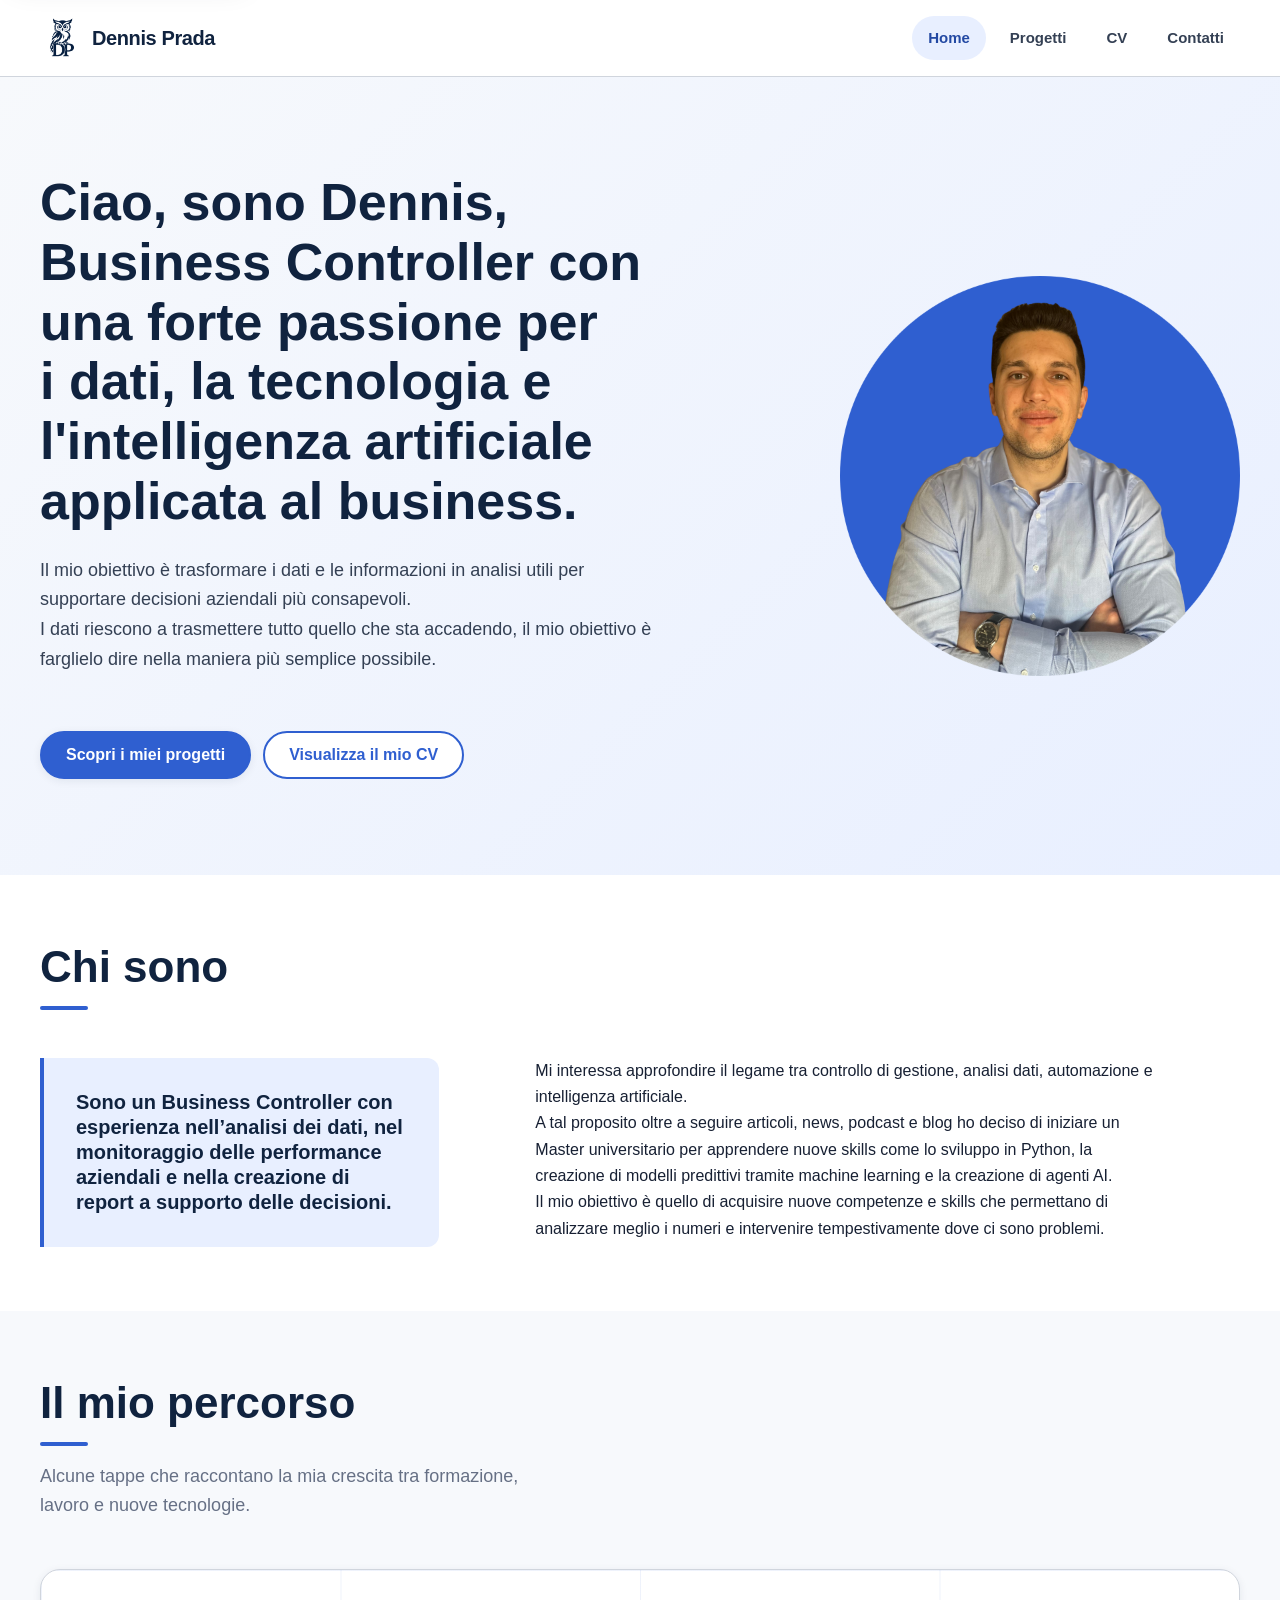
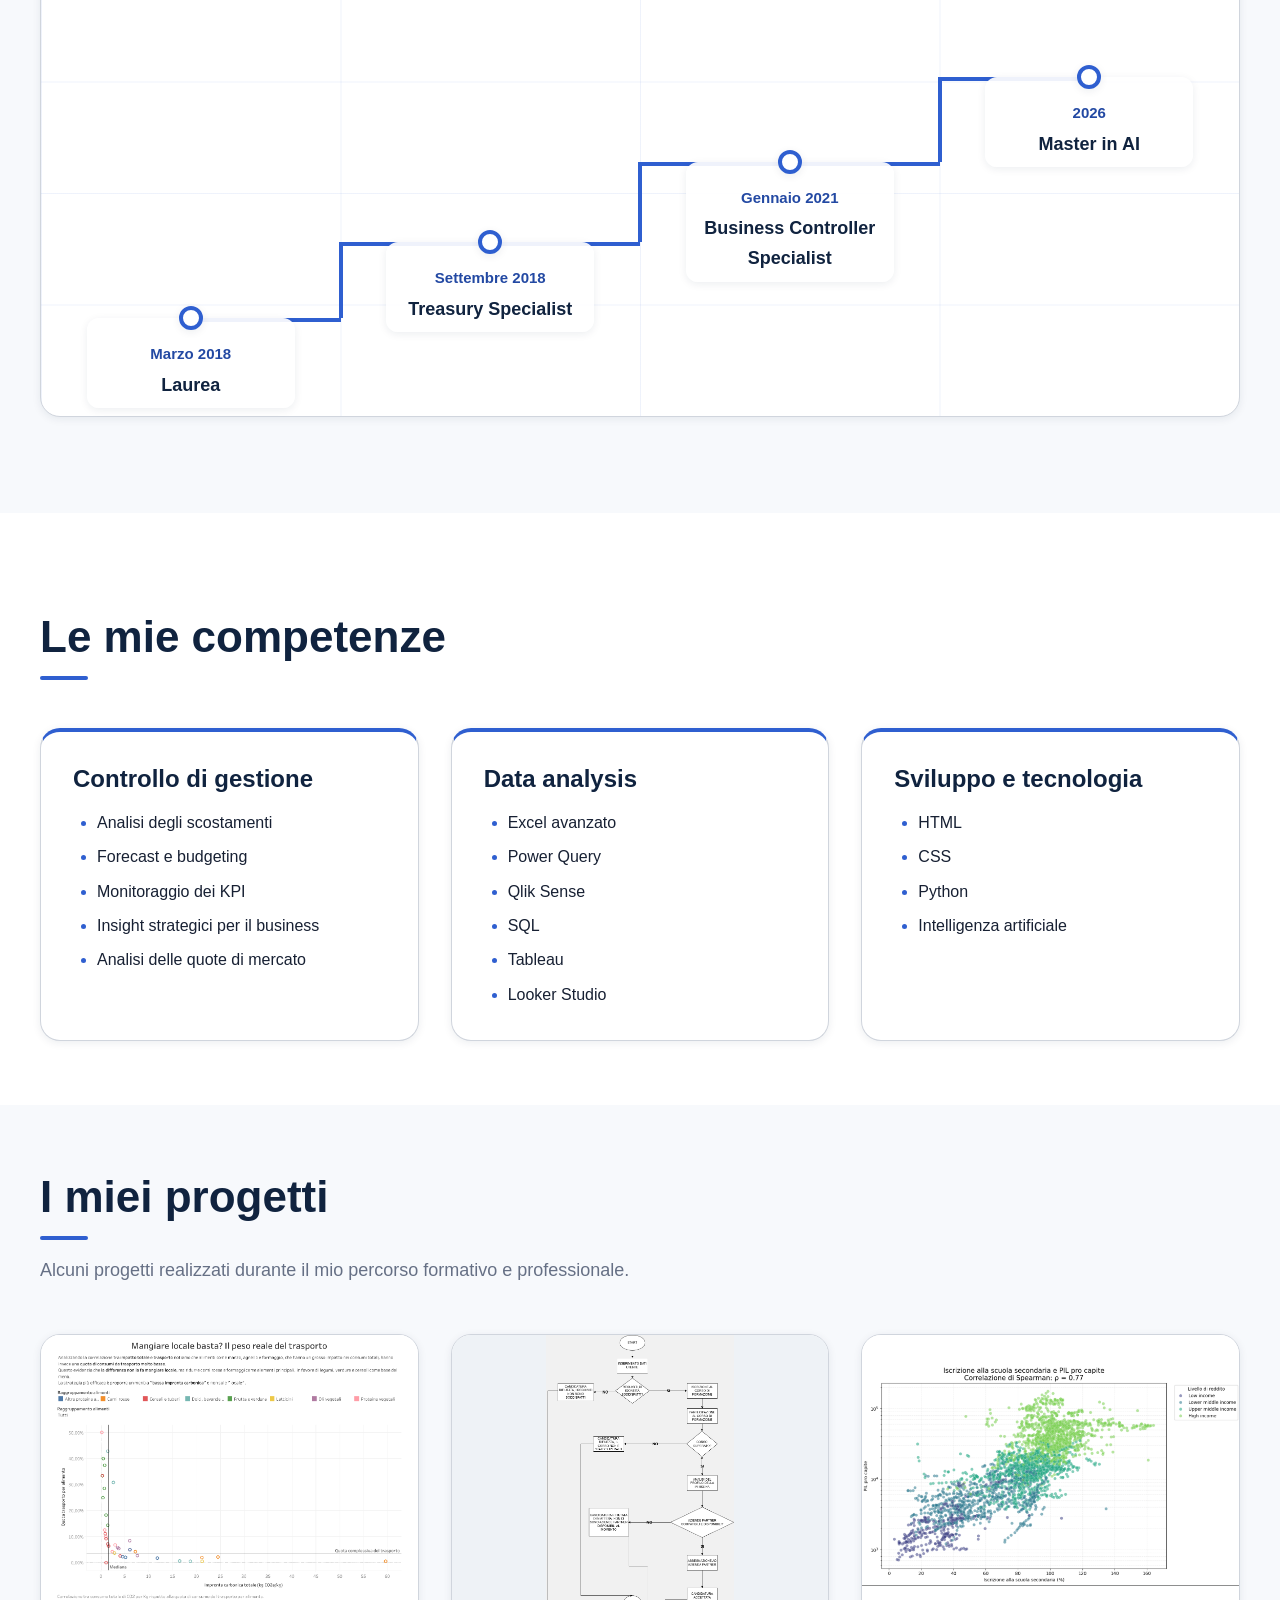
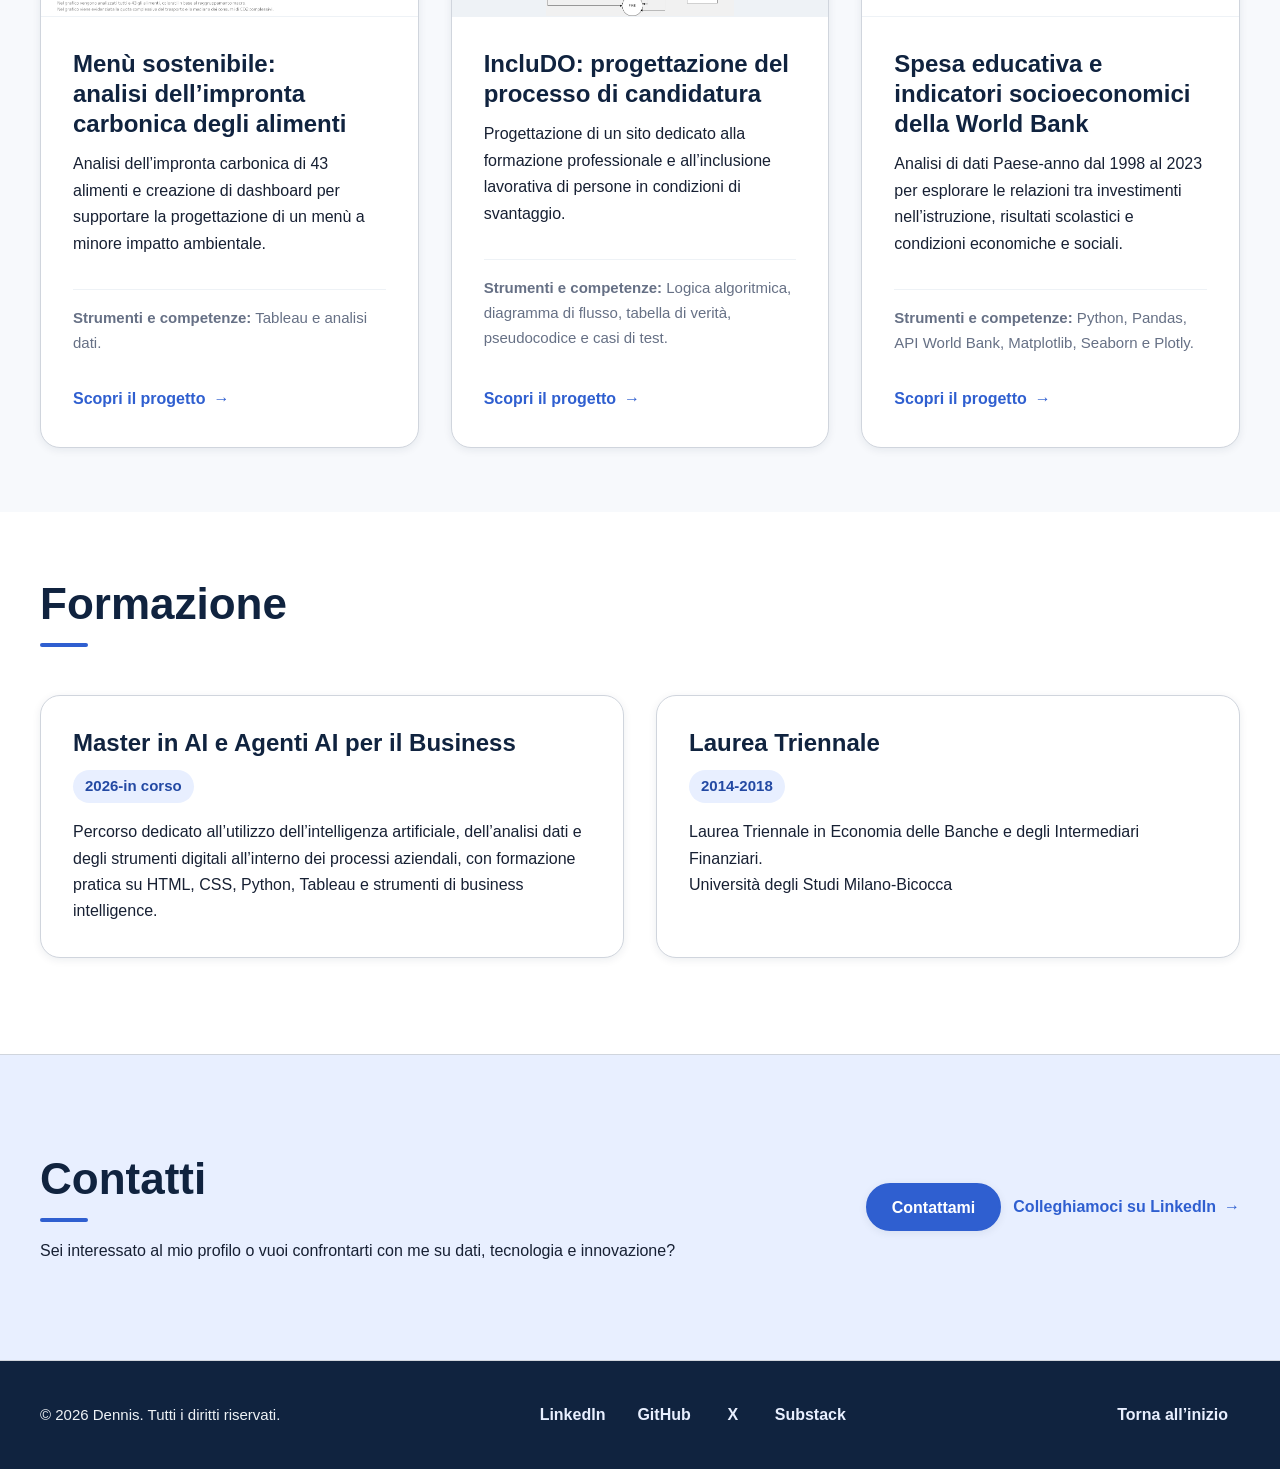
<file: index.html>
<!DOCTYPE html>
<html lang="it">
<head>
    <meta charset="UTF-8">
    <meta name="viewport" content="width=device-width, initial-scale=1.0">
    <meta name="author" content="Dennis Prada">
    <meta
        name="description"
        content="Sito personale di Dennis, Business Controller appassionato di analisi dati, tecnologia, finanza e intelligenza artificiale."
    >
<link rel="canonical" href="https://dennisdoc95.github.io/dennis-portfolio/">

<!-- Metadati Open Graph per la condivisione sui social -->
    <meta property="og:locale" content="it_IT">
    <meta property="og:type" content="website">
    <meta property="og:site_name" content="Dennis Prada">
    <meta property="og:title" content="Dennis Prada | Business Controller">
    <meta
        property="og:description"
        content="Sito personale di Dennis, Business Controller appassionato di analisi dati, tecnologia, finanza e intelligenza artificiale."
    >
    
        <meta property="og:url" content="https://dennisdoc95.github.io/dennis-portfolio/">
        <meta property="og:image" content="https://dennisdoc95.github.io/dennis-portfolio/assets/images/og/open-graph-dennis-prada.png">

        <meta property="og:image:width" content="1200">
        <meta property="og:image:height" content="630">
        <meta property="og:image:alt" content="Portfolio di Dennis Prada, Business Controller">

<!-- Metadati per la condivisione su X -->
    <meta name="twitter:card" content="summary_large_image">
    <meta name="twitter:title" content="Dennis Prada | Business Controller">
    <meta
        name="twitter:description"
        content="Sito personale di Dennis, Business Controller appassionato di analisi dati, tecnologia, finanza e intelligenza artificiale."
    >

        <meta name="twitter:image" content="https://dennisdoc95.github.io/dennis-portfolio/assets/images/og/open-graph-dennis-prada.png">
        <meta name="twitter:image:alt" content="Portfolio di Dennis Prada, Business Controller">

    <title>Dennis Prada | Business controller amante dei numeri</title>

    <link rel="icon" type="image/png" href="assets/icons/favicon.png">
    <link rel="apple-touch-icon" sizes="180x180" href="assets/icons/apple-touch-icon.png">

 <!-- Collegamento al file CSS -->
    <link rel="stylesheet" href="css/main.css">

</head>

<body>
<!-- Intestazione del sito -->
<a class="skip-link" href="#main-content">Vai al contenuto principale</a>

    <header class="site-header">
        <div class="container site-header__inner">
            <a class="site-logo" href="index.html">
                <img
                    class="site-logo__image"
                    src="assets/images/branding/logo-dennis-prada.png"
                    alt=""
                    width="44"
                    height="44"
                >
                <span>Dennis Prada</span>
            
            </a>


            <nav class="site-nav" aria-label="Navigazione principale">
                <ul class="site-nav__list">
                    <li><a href="index.html" aria-current="page">Home</a></li>
                    <li><a href="projects.html">Progetti</a></li>
                    <li><a href="cv.html">CV</a></li>
                    <li><a href="contact.html">Contatti</a></li>
                </ul>
            </nav>
        </div>
    </header>

    <main id="main-content" tabindex="-1">

        <section id="home" class="hero" aria-labelledby="hero-title">
            <div class="container hero__grid">
                <div class="hero__content">
                
                    <h1 id="hero-title">
                    Ciao, sono Dennis, Business Controller con una forte passione per i dati, la tecnologia e l'intelligenza artificiale applicata al business.
                    </h1>

                    <div class="hero__intro">
                        <p class="hero__description">
                        Il mio obiettivo è trasformare i dati e le informazioni in analisi utili per supportare decisioni aziendali più consapevoli.<br>
                        I dati riescono a trasmettere tutto quello che sta accadendo, il mio obiettivo è farglielo dire nella maniera più semplice possibile.
                        </p>
                    </div>

                        <div class="hero__actions" aria-label="Azioni principali">
                            <a class="button button--primary" href="#progetti">Scopri i miei progetti</a>
                            <a class="button button--secondary" href="cv.html">Visualizza il mio CV</a>
                        </div>
                </div>

                                    <div class="hero__media">
                                    <img
                                            class="hero__image"
                                            src="assets/images/profile/foto-profilo.png"
                                            alt="Foto professionale di Dennis"
                                    >
                                    </div>

            </div>

            
        </section>

<!-- Presentazione personale -->

        <section id="chi-sono" class="about section" aria-labelledby="about-title">
            <div class="container">
                <header class="section-heading">
                <h2 id="about-title">Chi sono</h2>
                </header>

                <div class="about__grid">
                    
                        <div class="about__intro">
                    
                        <p>
                        Sono un Business Controller con esperienza nell’analisi dei dati,
                        nel monitoraggio delle performance aziendali e nella creazione di report a supporto delle decisioni.
                        </p>
                        </div>

                        <div class="about__content">

                        <p>
                        Mi interessa approfondire il legame tra controllo di gestione, analisi dati, automazione e intelligenza artificiale.<br>
                        A tal proposito oltre a seguire articoli, news, podcast e blog ho deciso di iniziare un Master universitario per apprendere nuove skills come lo sviluppo in Python, la
                        creazione di modelli predittivi tramite machine learning e la creazione di agenti AI.<br>
                        Il mio obiettivo è quello di acquisire nuove competenze e skills che permettano di analizzare meglio i numeri e intervenire tempestivamente dove ci sono problemi.
                        </p>
                        </div>
                    

                    
                </div>
            </div>
        </section>

 <!-- Timeline del percorso personale e professionale -->
        <section id="percorso" class="career section" aria-labelledby="career-title">
            <div class="container">
                <header class="section-heading">
                    <h2 id="career-title">Il mio percorso</h2>

                    <p>
                        Alcune tappe che raccontano la mia crescita tra formazione,<br>
                        lavoro e nuove tecnologie.
                    </p>
                </header>

                <ol class="career-chart" aria-label="Principali tappe del mio percorso">
                    <li class="career-chart__item career-chart__item--one">
                        <details class="career-chart__milestone">
                            <summary>
                                <span class="career-chart__dot" aria-hidden="true"></span>
                                <time datetime="2018-03">Marzo 2018</time>
                                <span class="career-chart__label">Laurea</span>
                            </summary>

                            <div class="career-chart__card">
                                <h3>Laurea in Economia delle Banche e degli Intermediari Finanziari</h3>
                                <p>Università degli Studi di Milano-Bicocca.</p>
                            </div>
                        </details>
                    </li>

                    <li class="career-chart__item career-chart__item--two">
                        <details class="career-chart__milestone">
                            <summary>
                                <span class="career-chart__dot" aria-hidden="true"></span>
                                <time datetime="2018-09">Settembre 2018</time>
                                <span class="career-chart__label">Treasury Specialist</span>
                            </summary>

                            <div class="career-chart__card">
                                <h3>Inizio del percorso professionale</h3>
                                <p>Inizio della mia esperienza come Treasury Specialist in Mediaworld.</p>
                            </div>
                        </details>
                    </li>

                    <li class="career-chart__item career-chart__item--three">
                        <details class="career-chart__milestone">
                            <summary>
                                <span class="career-chart__dot" aria-hidden="true"></span>
                                <time datetime="2021-01">Gennaio 2021</time>
                                <span class="career-chart__label">Business Controller Specialist</span>
                            </summary>

                            <div class="career-chart__card">
                                <h3>Mi muovo verso un approccio più orientato al businesss</h3>
                                <p>Inizio del mio percorso nel controllo di gestione, tuttora in corso.</p>
                            </div>
                        </details>
                    </li>

                    <li class="career-chart__item career-chart__item--four">
                        <details class="career-chart__milestone">
                            <summary>
                                <span class="career-chart__dot" aria-hidden="true"></span>
                                <time datetime="2026">2026</time>
                                <span class="career-chart__label">Master in AI</span>
                            </summary>

                            <div class="career-chart__card">
                                <h3>Master in AI e Agenti AI per il Business</h3>
                                <p>Un percorso dedicato all’intelligenza artificiale applicata ai processi aziendali, per imparare un metodo migliore di analisi e gestione dei dati.</p>
                            </div>
                        </details>
                    </li>
                </ol>
            </div>
        </section>

<!-- Competenze -->
        <section id="competenze" class="skills section" aria-labelledby="skills-title">
            <div class="container">
                <header class="section-heading">
                <h2 id="skills-title">Le mie competenze</h2>
                </header>

                <div class="skills__grid">

                    <article class="skill-card" aria-labelledby="skill-controlling-title">
                        <h3 id="skill-controlling-title">Controllo di gestione</h3>

                        <ul class="skill-card__list">
                            <li>Analisi degli scostamenti</li>
                            <li>Forecast e budgeting</li>
                            <li>Monitoraggio dei KPI</li>
                            <li>Insight strategici per il business</li>
                            <li>Analisi delle quote di mercato</li>
                        </ul>
                    </article>

                    <article class="skill-card" aria-labelledby="skill-data-title">
                        <h3 id="skill-data-title">Data analysis</h3>

                        <ul class="skill-card__list">
                            <li>Excel avanzato</li>
                            <li>Power Query</li>
                            <li>Qlik Sense</li>
                            <li>SQL</li>
                            <li>Tableau</li>
                            <li>Looker Studio</li>
                        </ul>
                    </article>

                    <article class="skill-card" aria-labelledby="skill-tech-title">
                        <h3 id="skill-tech-title">Sviluppo e tecnologia</h3>

                        <ul class="skill-card__list">
                            <li>HTML</li>
                            <li>CSS</li>
                            <li>Python</li>
                            <li>Intelligenza artificiale</li>
                        </ul>
                    </article>

                </div>
            </div>
        </section>

<!-- Progetti -->
        <section id="progetti" class="projects section" aria-labelledby="projects-title" >
            <div class="container">
                <header class="section-heading section-heading--split">
                <div>
                    <h2 id="projects-title">I miei progetti</h2>

                        <p>
                        Alcuni progetti realizzati durante il mio percorso formativo e professionale.
                        </p>
                </div>
                </header>
                
                <div class="projects__grid">
<!-- Tableau -->
                    <article class="project-card" aria-labelledby="project-sustainable-menu-title">

                            <figure class="project-card__media">
                                <img
                                    class="project-card__image"
                                    src="assets/images/projects/menu-sostenibile-tableau.webp"
                                    alt="Grafico Tableau che confronta l’impronta carbonica degli alimenti con la quota dovuta al trasporto"
                                    width="1249"
                                    height="999"
                                    loading="lazy"
                                    decoding="async"
                                >
                            </figure>

                        <div class="project-card__content">
                        <h3 id="project-sustainable-menu-title">
                            Menù sostenibile: analisi dell’impronta carbonica degli alimenti</h3>

                        
                        <p>
                            Analisi dell’impronta carbonica di 43 alimenti e creazione di dashboard per supportare la progettazione di un menù a minore impatto ambientale.
                        </p>

                        <p class="project-card__technologies"> 
                            <strong>Strumenti e competenze:</strong>
                            Tableau e analisi dati.
                        </p>

                        <a class="text-link" href="projects.html#menu-sostenibile" aria-label="Visualizza il progetto sul menù sostenibile">
                            Scopri il progetto
                        </a>
                    </div>
                    </article>

<!-- SITO WEB INCLUDO -->
                    <article class="project-card" aria-labelledby="project-includo-title">
                            <figure class="project-card__media project-card__media--diagram">
                            <img
                                class="project-card__image"
                                src="assets/images/projects/includo-diagramma-flusso.webp"
                                alt="Diagramma di flusso del processo di candidatura IncluDO, dall’inserimento dei dati all’assegnazione a un’azienda partner"
                                width="743"
                                height="1111"
                                loading="lazy"
                                decoding="async"
                            >
                            </figure>    
                    <div class="project-card__content">
                        <h3 id="project-includo-title">
                        IncluDO: progettazione del processo di candidatura
                        </h3>

                        
                        <p>
                            Progettazione di un sito dedicato alla formazione
                            professionale e all’inclusione lavorativa di persone
                            in condizioni di svantaggio.
                        </p>

                        <p class="project-card__technologies"> 
                            <strong>Strumenti e competenze:</strong>
                            Logica algoritmica, diagramma di flusso, tabella di verità, pseudocodice e casi di test.
                        </p>

                        <a class="text-link" href="projects.html#includo" aria-label="Visualizza il progetto IncluDO">
                                Scopri il progetto
                        </a>
                    </div>
                    </article>

<!-- PROGETTO DATA MANIPULATION AND VISUALIZATION -->
                    <article class="project-card" aria-labelledby="project-world-bank-education-title">
                                <figure class="project-card__media project-card__media--wide">
                                <img
                                    class="project-card__image"
                                    src="assets/images/projects/analisi-world-bank-python.webp"
                                    alt="Grafico a dispersione sulla relazione tra iscrizione alla scuola secondaria e PIL pro capite, suddiviso per livello di reddito"
                                    width="1472"
                                    height="862"
                                    loading="lazy"
                                    decoding="async"
                                >
                                </figure>
                        <div class="project-card__content">
                            <h3 id="project-world-bank-education-title">
                                Spesa educativa e indicatori socioeconomici della World Bank
                            </h3>
                            
                            <p>
                                Analisi di dati Paese-anno dal 1998 al 2023 per esplorare
                                le relazioni tra investimenti nell’istruzione, risultati
                                scolastici e condizioni economiche e sociali.
                            </p>

                            <p class="project-card__technologies">
                                <strong>Strumenti e competenze:</strong>
                                Python, Pandas, API World Bank, Matplotlib, Seaborn e Plotly.
                            </p>

                            <a class="text-link" href="projects.html#spesa-educativa-world-bank" aria-label="Visualizza il progetto sulla spesa educativa e gli indicatori socioeconomici">
                                Scopri il progetto
                            </a>
                        </div>
                    </article>

                    

                </div>
            </div>
        </section>

<!-- Formazione -->
        <section id="formazione" class="education section" aria-labelledby="education-title">
            <div class="container">
                <header class="section-heading">
                <h2 id="education-title">Formazione</h2>
                </header>

                <div class="education__grid">
                    <article class="education-card" aria-labelledby="education-master-title">
                        <h3 id="education-master-title">
                        Master in AI e Agenti AI per il Business</h3>

                        <p class="education-card__date">
                        <time datetime="2026">2026-in corso</time>
                        </p>

                        <p class="education-card__description">
                        Percorso dedicato all’utilizzo dell’intelligenza artificiale, dell’analisi dati e degli strumenti digitali all’interno dei processi aziendali,
                        con formazione pratica su HTML, CSS, Python, Tableau e strumenti di business intelligence.
                        </p>
                    </article>

                    <article class="education-card" aria-labelledby="education-development-title">
                        <h3 id="education-development-title">Laurea Triennale</h3>

                        <p class="education-card__status">2014-2018</p>

                        <p class="education-card__description">
                        Laurea Triennale in Economia delle Banche e degli Intermediari Finanziari.<br>
                        Università degli Studi Milano-Bicocca
                        </p>
                    </article>

                </div>
            </div>
        </section>

<!-- Contatti -->
        <section id="contatti" class="contact-cta section" aria-labelledby="contact-title">
            <div class="container contact-cta__inner">
                <div class="contact-cta__content">
                    <header class="section-heading">
                <h2 id="contact-title">Contatti</h2>
                    </header>

                <p>
                Sei interessato al mio profilo o vuoi confrontarti con me su dati, tecnologia e innovazione?
                </p>
                </div>

                <div class="contact-cta__actions">
                    <a class="button button--primary" href="contact.html">Contattami</a>

                    <a
                        class="text-link"
                        href="https://www.linkedin.com/in/dennis-prada/"
                        target="_blank"
                        rel="noopener noreferrer"
                        aria-label="Visita il profilo LinkedIn di Dennis in una nuova scheda"
                    >
                        Colleghiamoci su LinkedIn
                    </a>
                </div>
            </div>
        </section>

    </main>

<!-- Piè di pagina -->
    <footer class="site-footer">
        <div class="container site-footer__inner">
            <p class="site-footer__copyright">
                &copy; <time datetime="2026">2026</time> Dennis. Tutti i diritti riservati.
            </p>

                    <nav class="site-footer__social" aria-label="Profili social">
                <ul class="social-links">
                    <li>
                        <a
                            class="social-links__link"
                            href="https://www.linkedin.com/in/dennis-prada/"
                            target="_blank"
                            rel="me noopener noreferrer"
                            aria-label="Visita il profilo LinkedIn di Dennis in una nuova scheda"
                        >LinkedIn</a>
                    </li>
                    <li>
                        <a
                            class="social-links__link"
                            href="https://github.com/dennisdoc95"
                            target="_blank"
                            rel="me noopener noreferrer"
                            aria-label="Visita il profilo GitHub di Dennis in una nuova scheda"
                        >
                            GitHub
                        </a>
                    </li>
                    <li>
                        <a
                            class="social-links__link"
                            href="https://x.com/DennisDocPrada"
                            target="_blank"
                            rel="me noopener noreferrer"
                            aria-label="Visita il profilo X di Dennis in una nuova scheda"
                        >X</a>
                    </li>
                    <li>
                        <a
                            class="social-links__link"
                            href="https://substack.com/@dennisdocprada"
                            target="_blank"
                            rel="me noopener noreferrer"
                            aria-label="Visita il profilo Substack di Dennis in una nuova scheda"
                        >Substack</a>
                    </li>
                </ul>
            </nav>

            <a class="site-footer__back-to-top" href="#home">Torna all’inizio</a>
        </div>
    </footer>

    
    
</body>
</html>
</file>
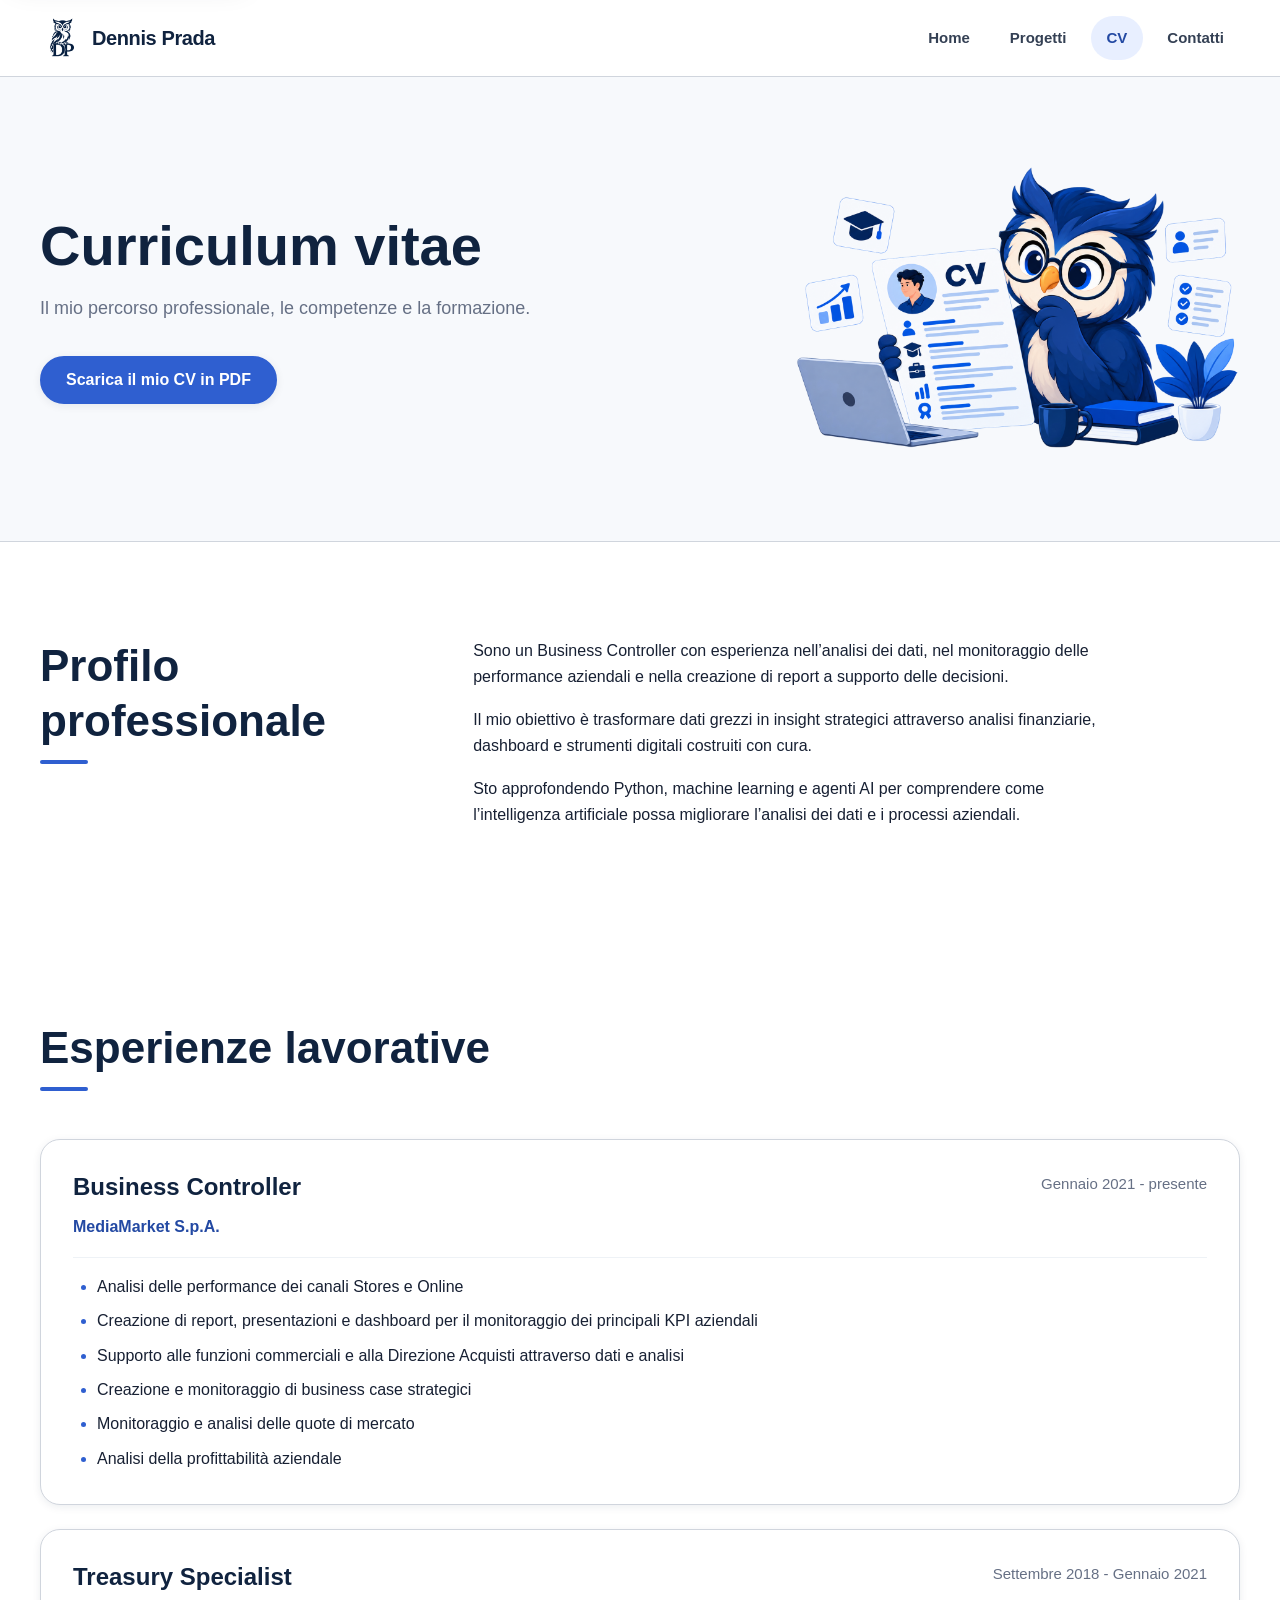
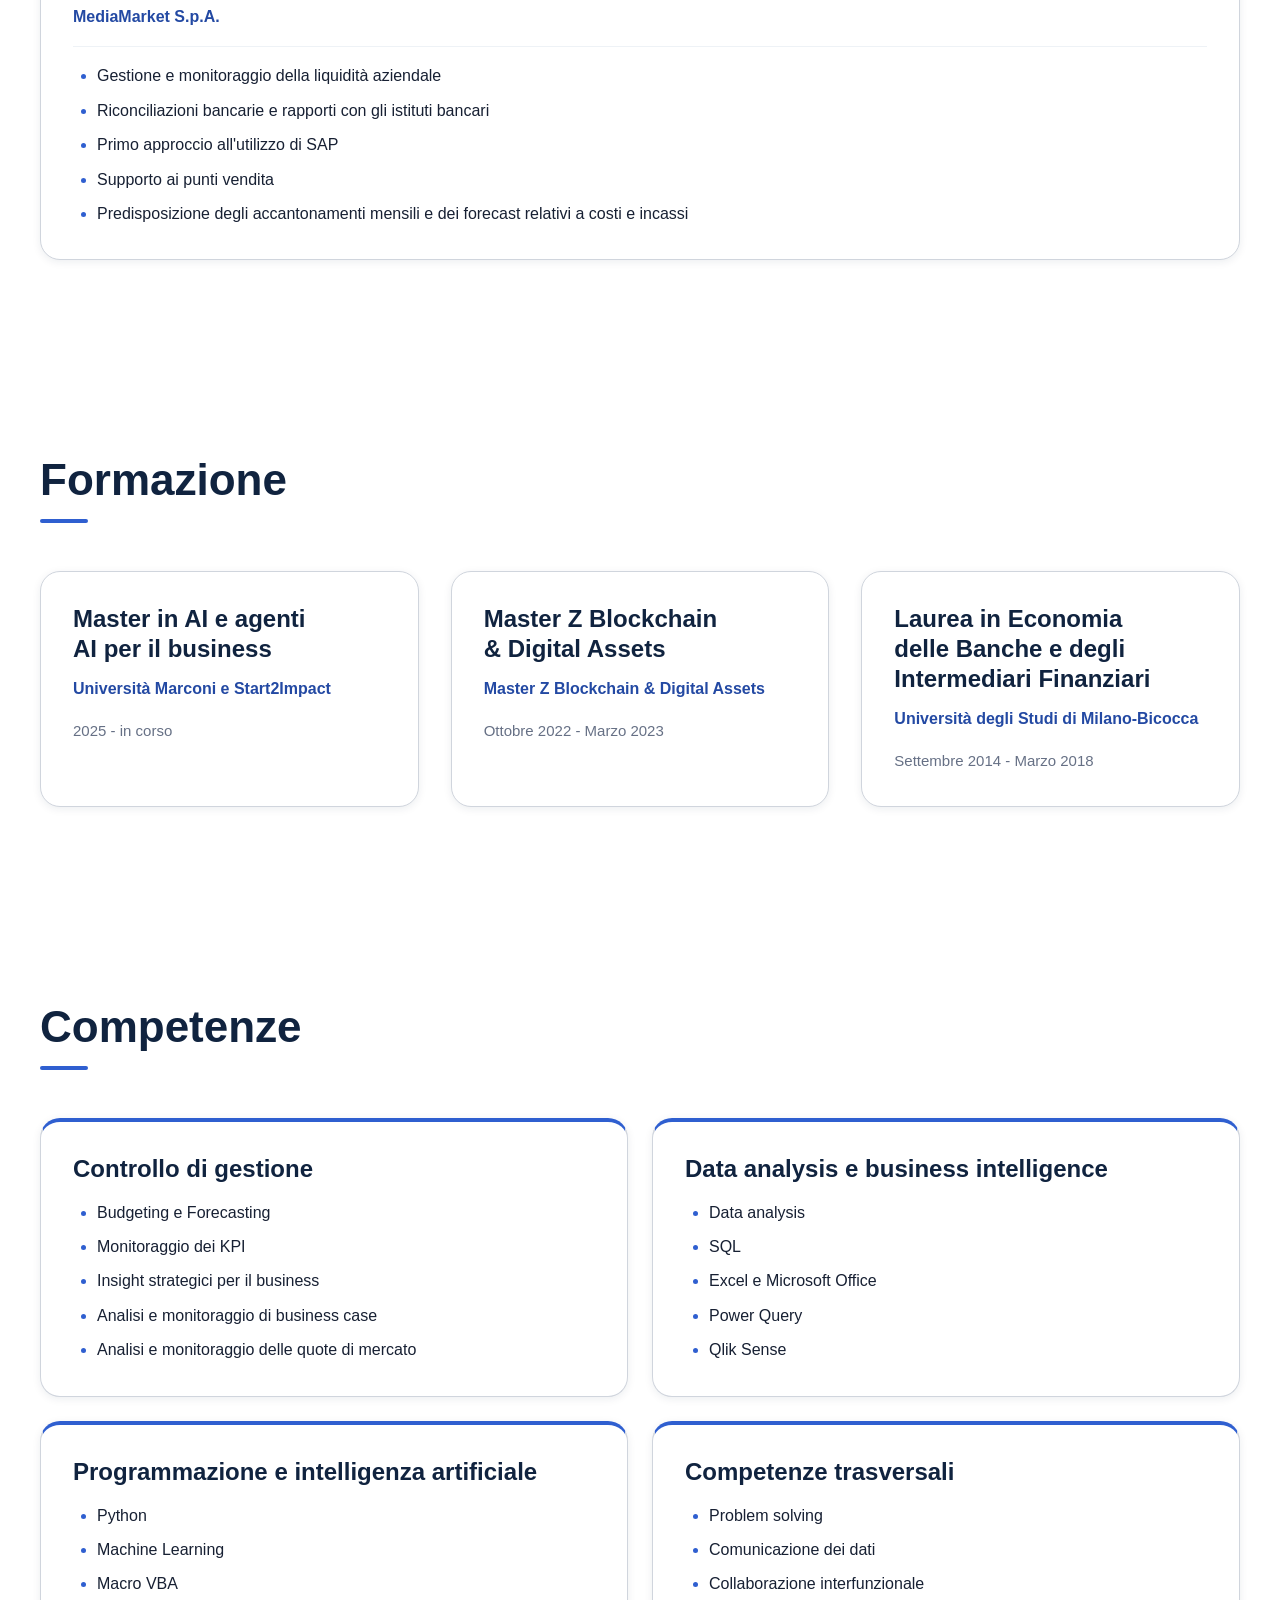
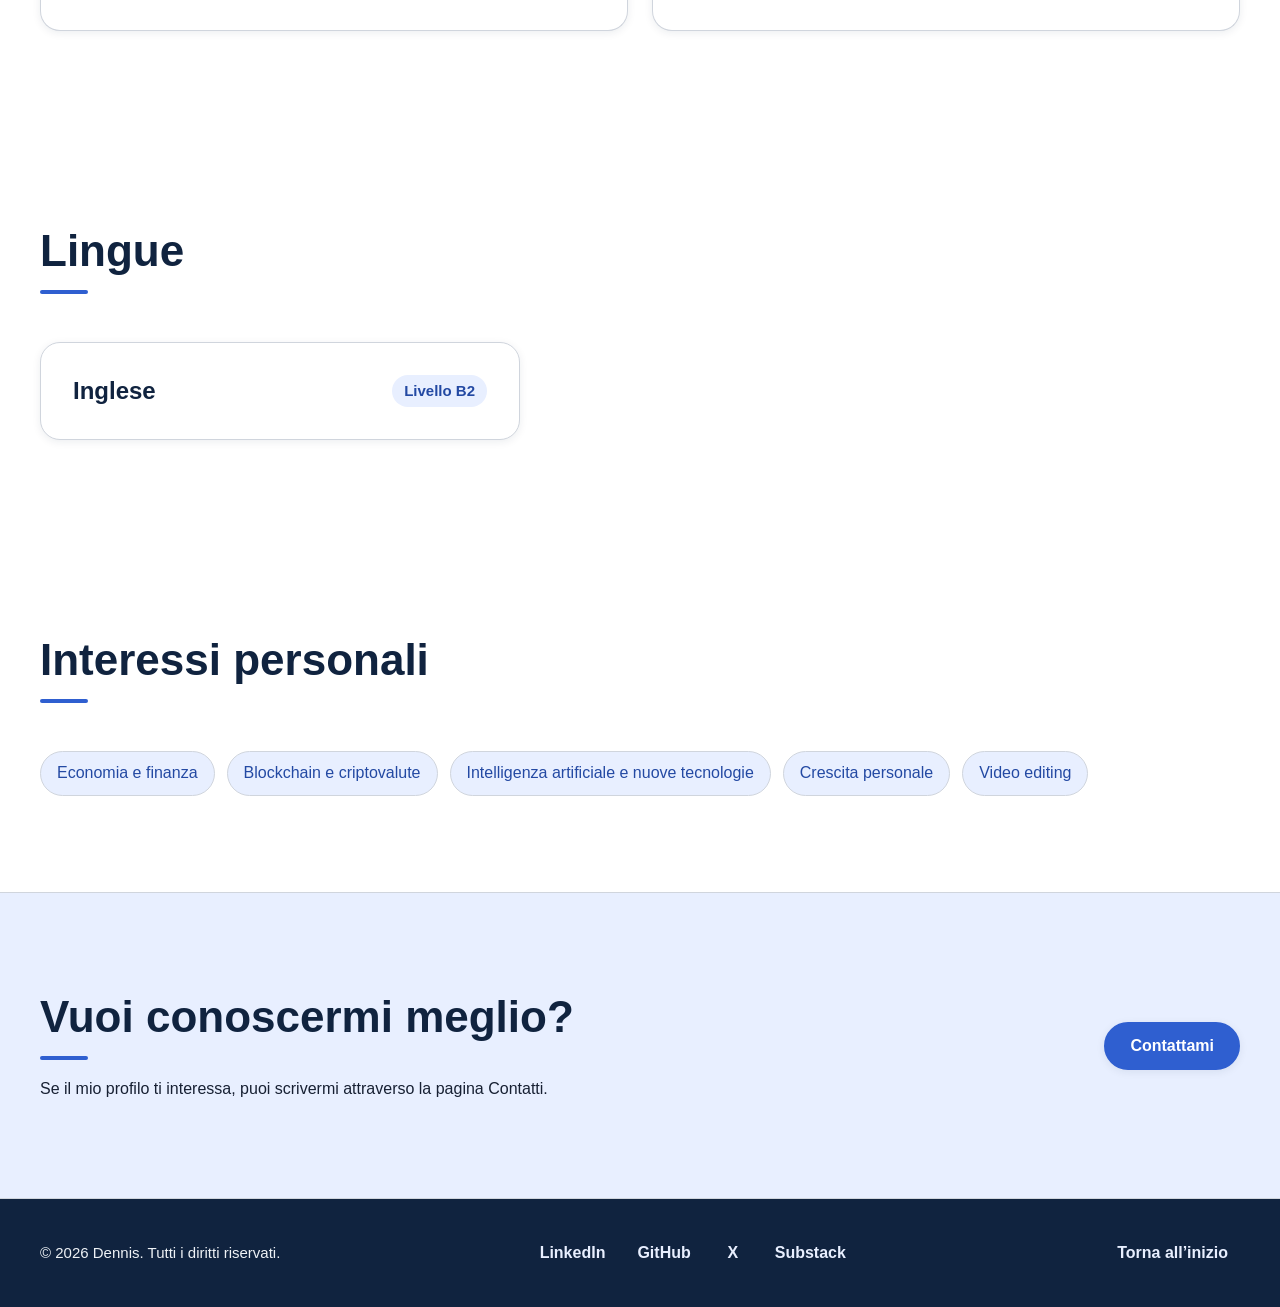
<file: cv.html>
<!DOCTYPE html>
<html lang="it">
<head>
    <meta charset="UTF-8">
    <meta name="viewport" content="width=device-width, initial-scale=1">
    <meta name="author" content="Dennis Prada">
    <meta
        name="description"
        content="Curriculum vitae di Dennis Prada: esperienza professionale, formazione e competenze."
    >

    <link  rel="canonical" href="https://dennisdoc95.github.io/dennis-portfolio/cv.html">


<!-- Metadati Open Graph per la condivisione sui social -->
    <meta property="og:locale" content="it_IT">
    <meta property="og:type" content="website">
    <meta property="og:site_name" content="Dennis Prada">
    <meta property="og:title" content="Curriculum vitae | Dennis Prada">
    <meta property="og:description"  content="Scopri il percorso professionale, la formazione e le competenze di Dennis Prada.">

        <meta property="og:url" content="https://dennisdoc95.github.io/dennis-portfolio/cv.html">
        <meta property="og:image" content="https://dennisdoc95.github.io/dennis-portfolio/assets/images/og/open-graph-dennis-prada.png">
        <meta property="og:image:width" content="1200">
        <meta property="og:image:height" content="630">
        <meta property="og:image:alt" content="Curriculum professionale di Dennis Prada">


<!-- Metadati per la condivisione su X -->
    <meta name="twitter:card" content="summary_large_image">
    <meta name="twitter:title" content="Curriculum vitae | Dennis Prada">
    <meta
        name="twitter:description"
        content="Scopri il percorso professionale, la formazione e le competenze di Dennis Prada."
    >
    
            <meta name="twitter:image" content="https://dennisdoc95.github.io/dennis-portfolio/assets/images/og/open-graph-dennis-prada.png">
            <meta name="twitter:image:alt" content="Curriculum professionale di Dennis Prada">


    <title>Curriculum vitae | Dennis Prada</title>

    <link rel="icon" type="image/png" href="assets/icons/favicon.png">
    <link rel="apple-touch-icon" sizes="180x180" href="assets/icons/apple-touch-icon.png">
    
    <!-- Collegamento a Bootstrap -->
    <link rel="stylesheet" href="css/vendor/bootstrap-grid.min.css">

    <!-- Collegamento al CSS -->
    <link rel="stylesheet" href="css/main.css">
</head>

<body>
    <a class="skip-link" href="#main-content">Vai al contenuto principale</a>

<!-- Intestazione del sito -->
    <header class="site-header">
        <div class="container site-header__inner">
            <a class="site-logo" href="index.html">
                <img
                    class="site-logo__image"
                    src="assets/images/branding/logo-dennis-prada.png"
                    alt=""
                    width="44"
                    height="44"
                >
                <span>Dennis Prada</span>
            </a>

            <nav class="site-nav" aria-label="Navigazione principale">
                <ul class="site-nav__list">
                    <li><a href="index.html">Home</a></li>
                    <li><a href="projects.html">Progetti</a></li>
                    <li><a href="cv.html" aria-current="page">CV</a></li>
                    <li><a href="contact.html">Contatti</a></li>
                </ul>
            </nav>
        </div>
    </header>

    <main id="main-content" tabindex="-1">
        <section class="page-hero page-hero--illustrated" aria-labelledby="cv-page-title">
            <div class="container page-hero__layout">
                    <div class="page-hero__content">
                        <h1 id="cv-page-title">Curriculum vitae</h1>

                        <p class="page-hero__description">
                            Il mio percorso professionale, le competenze e la formazione.
                        </p>

                        <div class="cv-download">
                            <a
                                class="button button--primary"
                                href="assets/documents/cv/cv-dennis-prada.pdf"
                                download="CV-Dennis-Prada.pdf"
                                type="application/pdf"
                                aria-label="Scarica il curriculum vitae di Dennis Prada in formato PDF"
                            >
                                Scarica il mio CV in PDF
                            </a>
                        </div>
                    </div>

                    <div class="page-hero__media" aria-hidden="true">
                        <img
                            class="page-hero__image"
                            src="assets/images/pages/illustrazione-cv.png"
                            alt=""
                            width="1440"
                            height="1080"
                            decoding="async"
                            fetchpriority="high"
                        >
                    </div>
            </div>
        </section>

        <section class="cv-profile section" aria-labelledby="cv-profile-title">
            <div class="container cv-profile__inner">
                <header class="section-heading">
                    <h2 id="cv-profile-title">Profilo professionale</h2>
                </header>

                <div class="cv-profile__content">
                    <p>
                        Sono un Business Controller con esperienza nell’analisi dei dati, nel monitoraggio delle performance aziendali e nella creazione di report a supporto delle decisioni.
                    </p>

                    <p>
                        Il mio obiettivo è trasformare dati grezzi in insight strategici attraverso analisi finanziarie, dashboard e strumenti digitali costruiti con cura.
                    </p>

                    <p>
                        Sto approfondendo Python, machine learning e agenti AI per comprendere come l’intelligenza artificiale possa migliorare l’analisi dei dati e i processi aziendali.
                    </p>
                </div>
            </div>
        </section>

        <section class="cv-experience section" aria-labelledby="cv-experience-title">
            <div class="container">
                <header class="section-heading">
                    <h2 id="cv-experience-title">Esperienze lavorative</h2>
                </header>

                <div class="cv-timeline">
                    <article class="cv-entry" aria-labelledby="business-controller-title">
                        <header class="cv-entry__header">
                            <div>
                                <h3 id="business-controller-title">Business Controller</h3>
                                <p class="cv-entry__company">MediaMarket S.p.A.</p>
                            </div>

                            <p class="cv-entry__period">
                                <time datetime="2021-01">Gennaio 2021</time> - presente
                            </p>
                        </header>

                        <ul class="cv-entry__list">
                            <li>Analisi delle performance dei canali Stores e Online</li>
                            <li>Creazione di report, presentazioni e dashboard per il monitoraggio dei principali KPI aziendali</li>
                            <li>Supporto alle funzioni commerciali e alla Direzione Acquisti attraverso dati e analisi</li>
                            <li>Creazione e monitoraggio di business case strategici</li>
                            <li>Monitoraggio e analisi delle quote di mercato</li>
                            <li>Analisi della profittabilità aziendale</li>
                        </ul>
                    </article>

                    <article class="cv-entry" aria-labelledby="treasury-specialist-title">
                        <header class="cv-entry__header">
                            <div>
                                <h3 id="treasury-specialist-title">Treasury Specialist</h3>
                                <p class="cv-entry__company">MediaMarket S.p.A.</p>
                            </div>

                            <p class="cv-entry__period">
                                <time datetime="2018-09">Settembre 2018</time> -
                                <time datetime="2021-01">Gennaio 2021</time>
                            </p>
                        </header>

                        <ul class="cv-entry__list">
                            <li>Gestione e monitoraggio della liquidità aziendale</li>
                            <li>Riconciliazioni bancarie e rapporti con gli istituti bancari</li>
                            <li>Primo approccio all'utilizzo di SAP</li>
                            <li>Supporto ai punti vendita</li>
                            <li>Predisposizione degli accantonamenti mensili e dei forecast relativi a costi e incassi</li>
                        </ul>
                    </article>
                </div>
            </div>
        </section>

        <section class="cv-education section" aria-labelledby="cv-education-title">
            <div class="container">
                <header class="section-heading">
                    <h2 id="cv-education-title">Formazione</h2>
                </header>

                <div class="cv-education__list">
                    <article class="cv-education-entry" aria-labelledby="education-ai-title">
                        <h3 id="education-ai-title">Master in AI e agenti AI per il business</h3>

                        <p class="cv-education-entry__institution">
                            Università Marconi e Start2Impact
                        </p>

                        <p class="cv-education-entry__period">
                            <time datetime="2025">2025</time> - in corso
                        </p>
                    </article>

                    <article class="cv-education-entry" aria-labelledby="education-blockchain-title">
                        <h3 id="education-blockchain-title">Master Z Blockchain &amp; Digital Assets</h3>

                        <p class="cv-education-entry__institution">
                            Master Z Blockchain &amp; Digital Assets
                        </p>

                        <p class="cv-education-entry__period">
                            <time datetime="2022-10">Ottobre 2022</time> -
                            <time datetime="2023-03">Marzo 2023</time>
                        </p>
                    </article>

                    <article class="cv-education-entry" aria-labelledby="education-degree-title">
                        <h3 id="education-degree-title">
                            Laurea in Economia delle Banche e degli Intermediari Finanziari
                        </h3>

                        <p class="cv-education-entry__institution">
                            Università degli Studi di Milano-Bicocca
                        </p>

                        <p class="cv-education-entry__period">
                            <time datetime="2014-09">Settembre 2014</time> -
                            <time datetime="2018-03">Marzo 2018</time>
                        </p>
                    </article>
                </div>
            </div>
        </section>

        <section class="cv-skills section" aria-labelledby="cv-skills-title">
            <div class="container">
                <header class="section-heading">
                    <h2 id="cv-skills-title">Competenze</h2>
                </header>






                 <!-- Griglia responsive realizzata con Bootstrap. -->
                <div class="row g-4">
                    <div class="col-12 col-md-6">
                        <article class="cv-skill-group" aria-labelledby="skills-controlling-title">
                            <h3 id="skills-controlling-title">Controllo di gestione</h3>

                            <ul class="cv-skill-group__list">
                                <li>Budgeting e Forecasting</li>
                                <li>Monitoraggio dei KPI</li>
                                <li>Insight strategici per il business</li>
                                <li>Analisi e monitoraggio di business case</li>
                                <li>Analisi e monitoraggio delle quote di mercato</li>
                            </ul>
                        </article>
                    </div>

                    <div class="col-12 col-md-6">
                        <article class="cv-skill-group" aria-labelledby="skills-data-title">
                            <h3 id="skills-data-title">Data analysis e business intelligence</h3>

                            <ul class="cv-skill-group__list">
                                <li>Data analysis</li>
                                <li>SQL</li>
                                <li>Excel e Microsoft Office</li>
                                <li>Power Query</li>
                                <li>Qlik Sense</li>
                            </ul>
                        </article>
                    </div>

                    <div class="col-12 col-md-6">
                        <article class="cv-skill-group" aria-labelledby="skills-programming-title">
                            <h3 id="skills-programming-title">Programmazione e intelligenza artificiale</h3>

                            <ul class="cv-skill-group__list">
                                <li>Python</li>
                                <li>Machine Learning</li>
                                <li>Macro VBA</li>
                            </ul>
                        </article>
                    </div>

                    <div class="col-12 col-md-6">
                        <article class="cv-skill-group" aria-labelledby="skills-transversal-title">
                            <h3 id="skills-transversal-title">Competenze trasversali</h3>

                            <ul class="cv-skill-group__list">
                                <li>Problem solving</li>
                                <li>Comunicazione dei dati</li>
                                <li>Collaborazione interfunzionale</li>
                            </ul>
                        </article>
                    </div>
                </div>
            </div>
        </section>

        <section class="cv-languages section" aria-labelledby="cv-languages-title">
            <div class="container">
                <header class="section-heading">
                    <h2 id="cv-languages-title">Lingue</h2>
                </header>

                <article class="cv-language" aria-labelledby="english-title">
                    <h3 id="english-title">Inglese</h3>
                    <p class="cv-language__level">Livello B2</p>
                </article>
            </div>
        </section>

        <section class="cv-interests section" aria-labelledby="cv-interests-title">
            <div class="container">
                <header class="section-heading">
                    <h2 id="cv-interests-title">Interessi personali</h2>
                </header>

                <ul class="cv-interests__list">
                    <li>Economia e finanza</li>
                    <li>Blockchain e criptovalute</li>
                    <li>Intelligenza artificiale e nuove tecnologie</li>
                    <li>Crescita personale</li>
                    <li>Video editing</li>
                </ul>
            </div>
        </section>

        <section class="contact-cta section" aria-labelledby="cv-contact-title">
            <div class="container contact-cta__inner">
                <div class="contact-cta__content">
                    <header class="section-heading">
                        <h2 id="cv-contact-title">Vuoi conoscermi meglio?</h2>
                    </header>

                    <p>
                        Se il mio profilo ti interessa, puoi scrivermi attraverso la pagina Contatti.
                    </p>
                </div>

                <div class="contact-cta__actions">
                    <a class="button button--primary" href="contact.html">Contattami</a>
                </div>
            </div>
        </section>
    </main>

    <!-- Piè di pagina -->
    <footer class="site-footer">
        <div class="container site-footer__inner">
            <p class="site-footer__copyright">
                &copy; <time datetime="2026">2026</time> Dennis. Tutti i diritti riservati.
            </p>

            <nav class="site-footer__social" aria-label="Profili social">
                <ul class="social-links">
                    <li>
                        <a
                            class="social-links__link"
                            href="https://www.linkedin.com/in/dennis-prada/"
                            target="_blank"
                            rel="me noopener noreferrer"
                            aria-label="Visita il profilo LinkedIn di Dennis in una nuova scheda"
                        >LinkedIn</a>
                    </li>
                                        <li>
                        <a
                            class="social-links__link"
                            href="https://github.com/dennisdoc95"
                            target="_blank"
                            rel="me noopener noreferrer"
                            aria-label="Visita il profilo GitHub di Dennis in una nuova scheda"
                        >
                            GitHub
                        </a>
                    </li>
                    <li>
                        <a
                            class="social-links__link"
                            href="https://x.com/DennisDocPrada"
                            target="_blank"
                            rel="me noopener noreferrer"
                            aria-label="Visita il profilo X di Dennis in una nuova scheda"
                        >X</a>
                    </li>
                    <li>
                        <a
                            class="social-links__link"
                            href="https://substack.com/@dennisdocprada"
                            target="_blank"
                            rel="me noopener noreferrer"
                            aria-label="Visita il profilo Substack di Dennis in una nuova scheda"
                        >Substack</a>
                    </li>
                </ul>
            </nav>

            <a class="site-footer__back-to-top" href="#main-content">Torna all’inizio</a>
        </div>
    </footer>
</body>
</html>
</file>
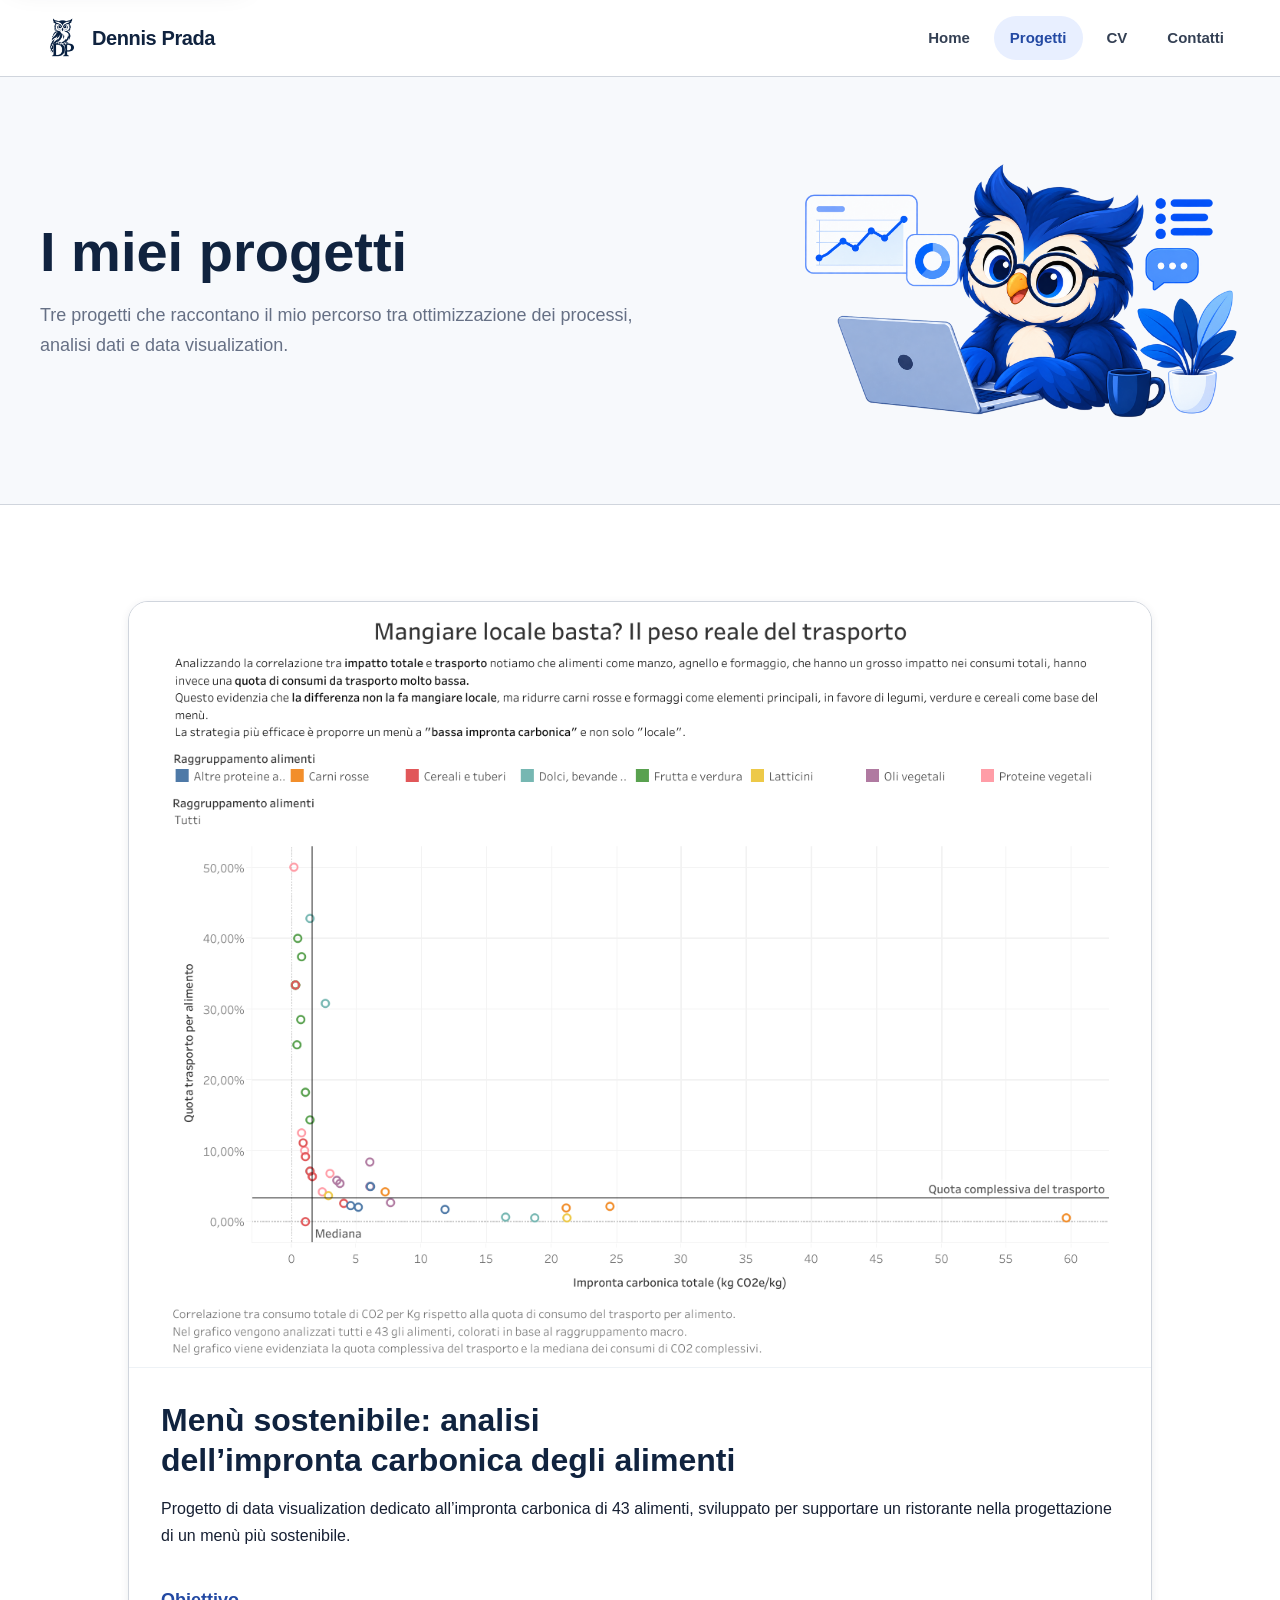
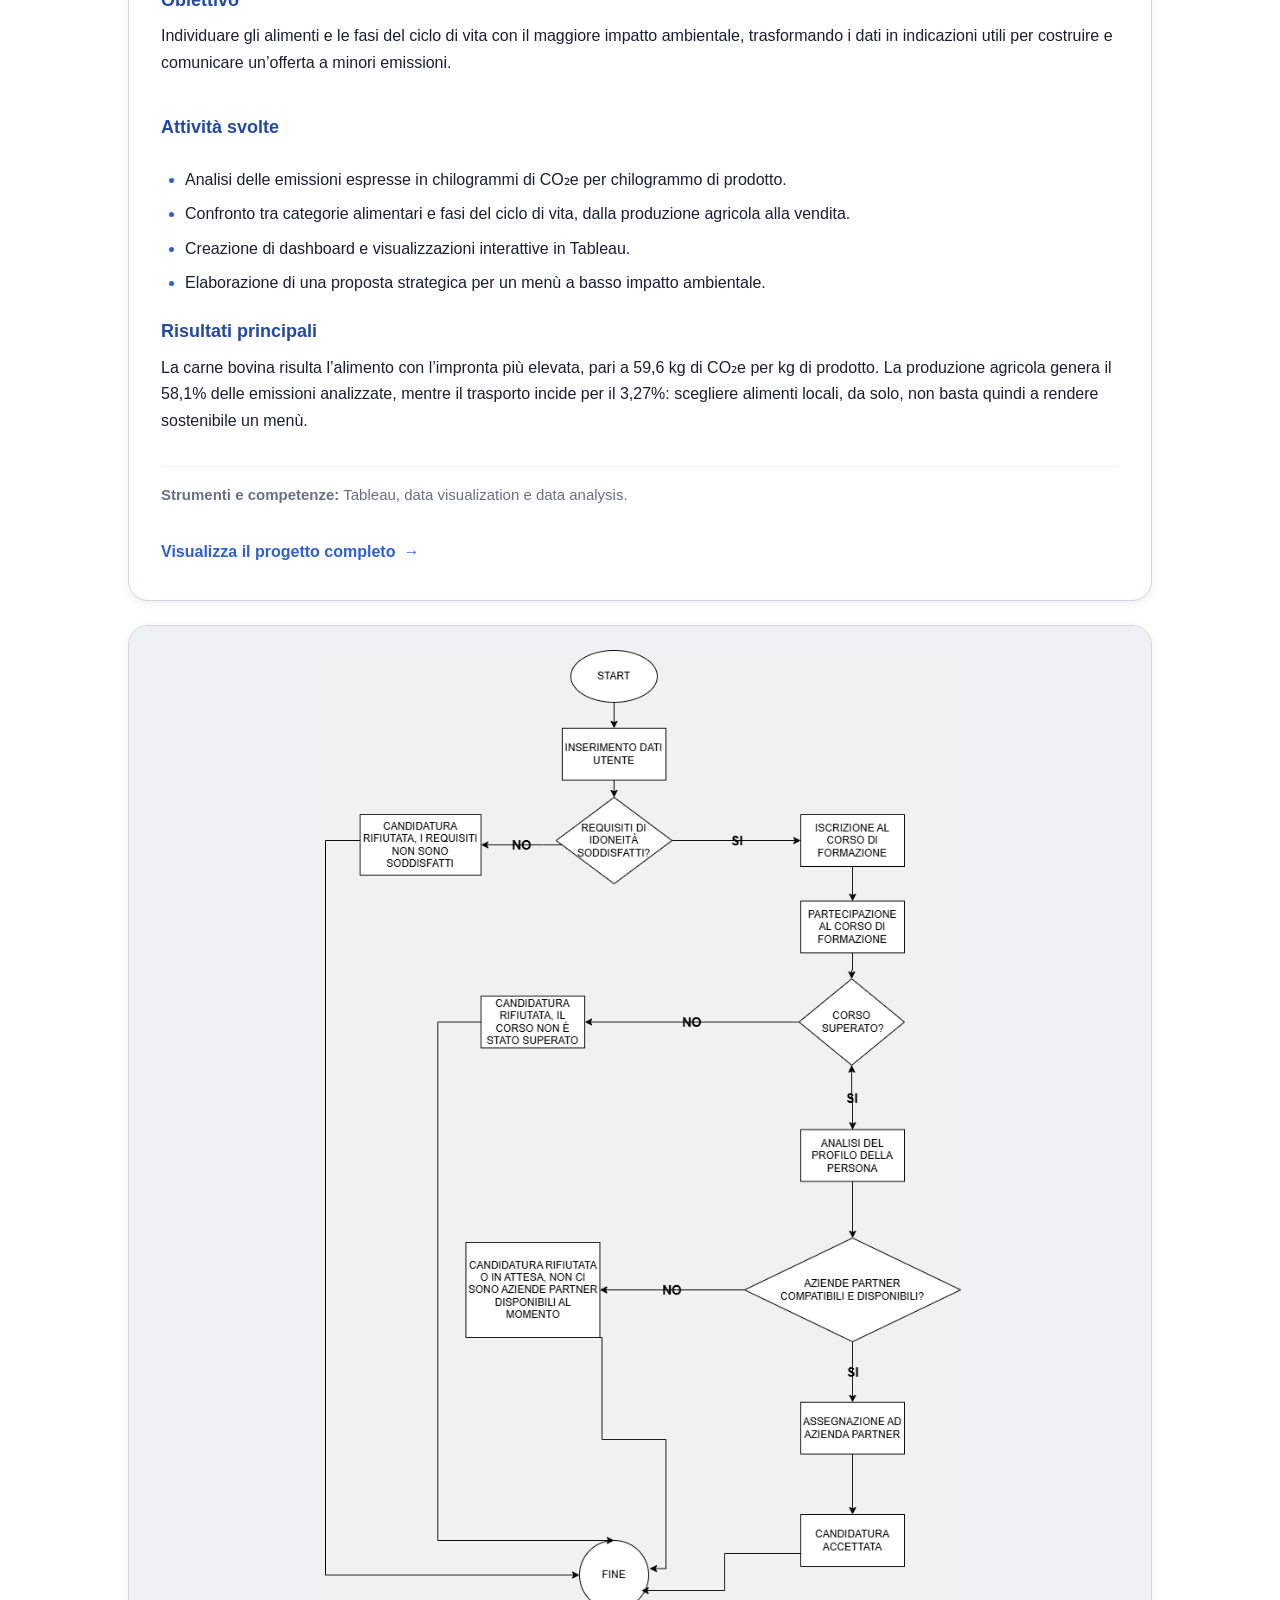
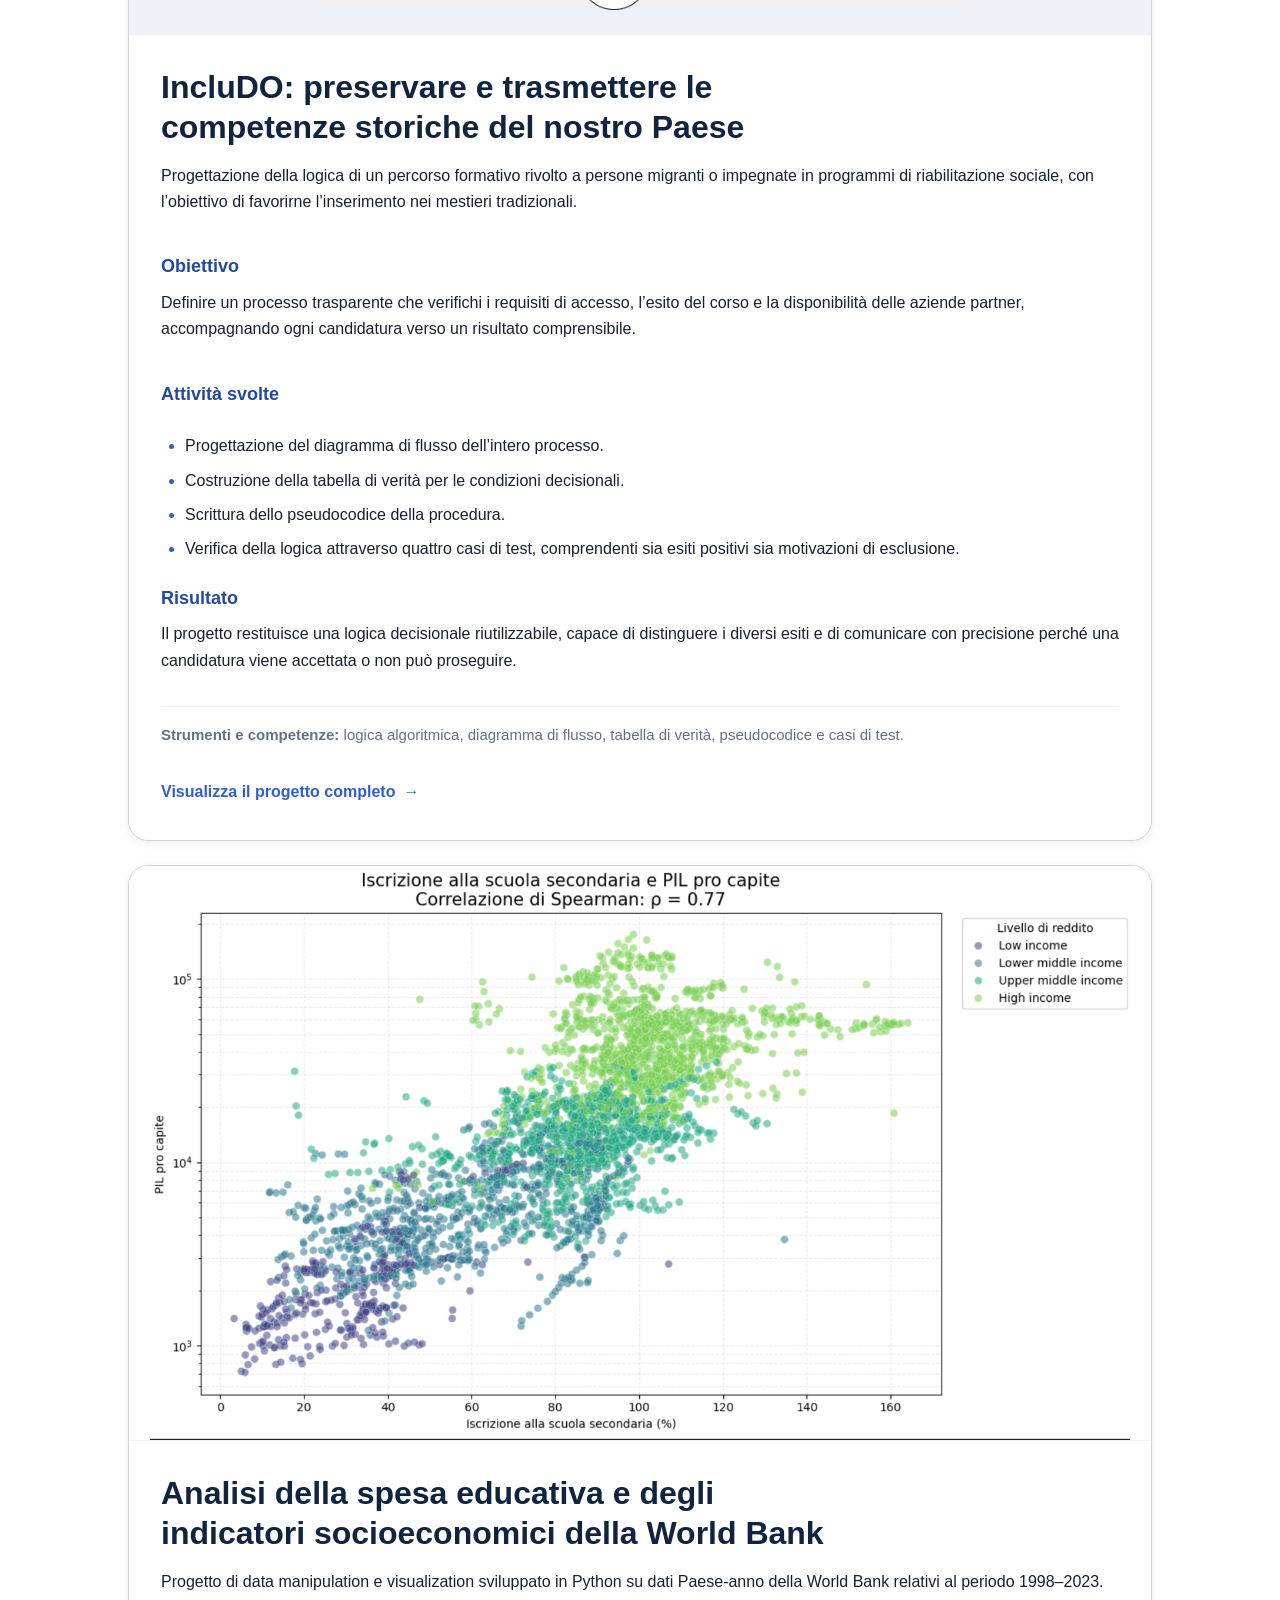
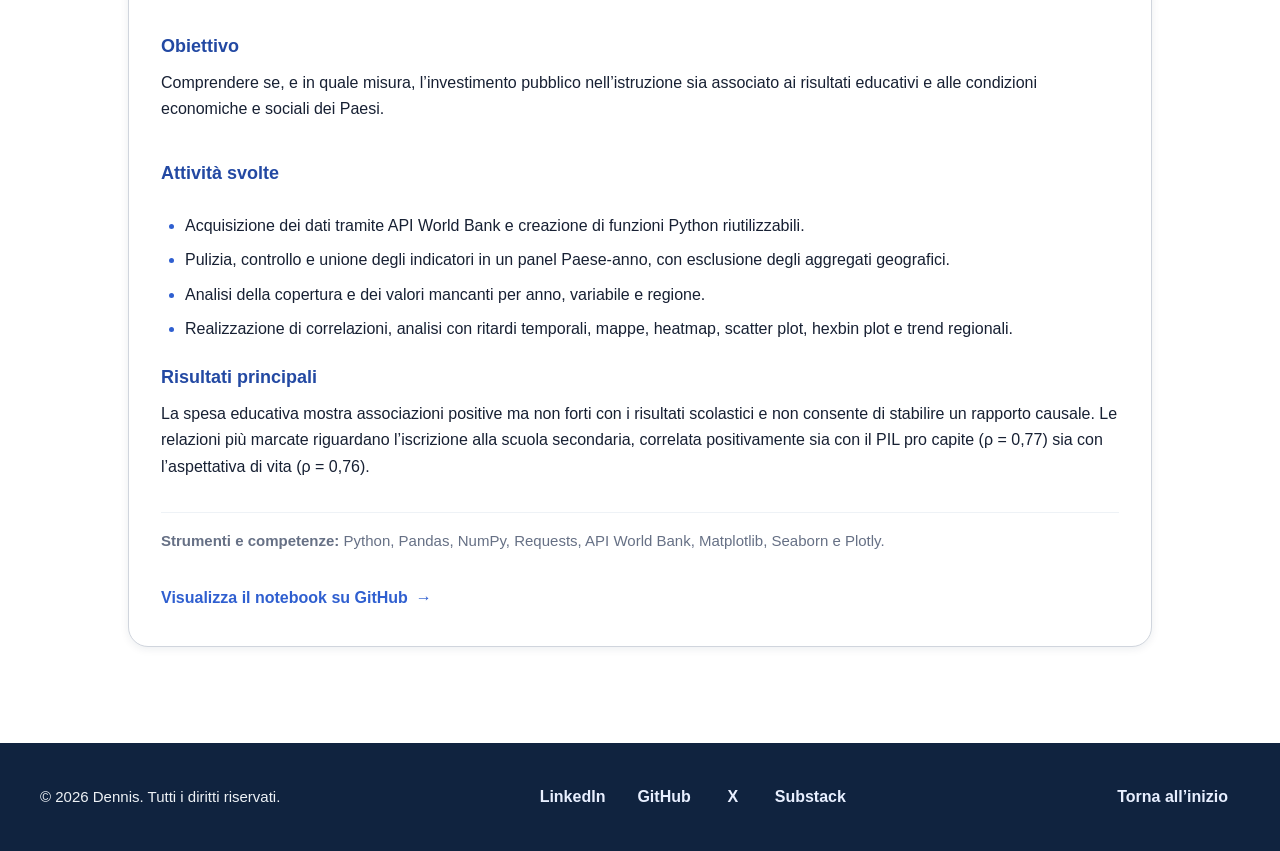
<file: projects.html>
<!DOCTYPE html>
<html lang="it">
<head>
    <meta charset="UTF-8">
    <meta name="viewport" content="width=device-width, initial-scale=1">
    <meta name="author" content="Dennis Prada">
    <meta
        name="description"
        content="I progetti di Dennis Prada dedicati ad analisi dati, controllo di gestione, tecnologia e sviluppo web."
    >
    
    <link rel="canonical" href="https://dennisdoc95.github.io/dennis-portfolio/projects.html">

<!-- Metadati Open Graph per la condivisione sui social -->
    <meta property="og:locale" content="it_IT">
    <meta property="og:type" content="website">
    <meta property="og:site_name" content="Dennis Prada">
    <meta property="og:title" content="Progetti | Dennis Prada">
    <meta
        property="og:description"
        content="Scopri i progetti di Dennis Prada dedicati ad analisi dati, tecnologia, sostenibilità e sviluppo web."
    >

        <meta property="og:url" content="https://dennisdoc95.github.io/dennis-portfolio/projects.html">
        <meta property="og:image" content="https://dennisdoc95.github.io/dennis-portfolio/assets/images/og/open-graph-dennis-prada.png">
        <meta property="og:image:width" content="1200">
        <meta property="og:image:height" content="630">
        <meta property="og:image:alt" content="Progetti del portfolio di Dennis Prada"        >


<!-- Metadati per la condivisione su X -->
    <meta name="twitter:card" content="summary_large_image">
    <meta name="twitter:title" content="Progetti | Dennis Prada">
    <meta name="twitter:description" content="Scopri i progetti di Dennis Prada dedicati ad analisi dati, tecnologia, sostenibilità e sviluppo web.">
    
        <meta name="twitter:image" content="https://dennisdoc95.github.io/dennis-portfolio/assets/images/og/open-graph-dennis-prada.png">
        <meta name="twitter:image:alt" content="Progetti del portfolio di Dennis Prada">

    <title>Progetti | Dennis Prada</title>

    <link rel="icon" type="image/png" href="assets/icons/favicon.png">
    <link rel="apple-touch-icon" sizes="180x180" href="assets/icons/apple-touch-icon.png">

    <!-- Collegamento al file CSS -->
    <link rel="stylesheet" href="css/main.css">
</head>

<body>
    <a class="skip-link" href="#main-content">Vai al contenuto principale</a>

<!-- Intestazione del sito -->
    <header class="site-header">
        <div class="container site-header__inner">
            <a class="site-logo" href="index.html">
                <img
                    class="site-logo__image"
                    src="assets/images/branding/logo-dennis-prada.png"
                    alt=""
                    width="44"
                    height="44"
                >
                <span>Dennis Prada</span>
            
            </a>

            <nav class="site-nav" aria-label="Navigazione principale">
                <ul class="site-nav__list">
                    <li><a href="index.html">Home</a></li>
                    <li><a href="projects.html" aria-current="page">Progetti</a></li>
                    <li><a href="cv.html">CV</a></li>
                    <li><a href="contact.html">Contatti</a></li>
                </ul>
            </nav>
        </div>
    </header>

    <main id="main-content" tabindex="-1">
        <section class="page-hero page-hero--illustrated" aria-labelledby="projects-page-title">
        
        <div class="container page-hero__layout">
            <div class="page-hero__content">
                <h1 id="projects-page-title">I miei progetti</h1>

                <p class="page-hero__description">
                    Tre progetti che raccontano il mio percorso tra ottimizzazione dei processi, analisi dati e data visualization.
                </p>
            </div>

            <div class="page-hero__media" aria-hidden="true">
                <img
                    class="page-hero__image"
                    src="assets/images/pages/illustrazione-progetti.png"
                    alt=""
                    width="1448"
                    height="1086"
                    decoding="async"
                    fetchpriority="high"
                >
            </div>
        </div>
        </section>

        <section class="projects section" aria-label="Elenco dei progetti">
            <div class="container">
                <div class="projects__grid projects__grid--page">
                    <article
                        class="project-card"
                        id="menu-sostenibile"
                        aria-labelledby="menu-sostenibile-title"
                    >
                                <figure class="project-card__media">
                                <img
                                    class="project-card__image"
                                    src="assets/images/projects/menu-sostenibile-tableau.webp"
                                    alt="Grafico Tableau che confronta l’impronta carbonica degli alimenti con la quota dovuta al trasporto"
                                    width="1249"
                                    height="999"
                                    loading="lazy"
                                    decoding="async"
                                >
                                </figure>
                        <div class="project-card__content">
                            <h2 id="menu-sostenibile-title">
                                Menù sostenibile: analisi dell’impronta carbonica degli alimenti
                            </h2>

                            <p>
                                Progetto di data visualization dedicato all’impronta carbonica
                                di 43 alimenti, sviluppato per supportare un ristorante nella
                                progettazione di un menù più sostenibile.
                            </p>

                            <h3>Obiettivo</h3>

                            <p>
                                Individuare gli alimenti e le fasi del ciclo di vita con il
                                maggiore impatto ambientale, trasformando i dati in indicazioni
                                utili per costruire e comunicare un’offerta a minori emissioni.
                            </p>

                            <h3>Attività svolte</h3>

                            <ul class="project-card__list">
                                <li>
                                    Analisi delle emissioni espresse in chilogrammi di CO₂e
                                    per chilogrammo di prodotto.
                                </li>
                                <li>
                                    Confronto tra categorie alimentari e fasi del ciclo di vita,
                                    dalla produzione agricola alla vendita.
                                </li>
                                <li>
                                    Creazione di dashboard e visualizzazioni interattive in Tableau.
                                </li>
                                <li>
                                    Elaborazione di una proposta strategica per un menù a basso
                                    impatto ambientale.
                                </li>
                            </ul>

                            <h3>Risultati principali</h3>

                            <p>
                                La carne bovina risulta l’alimento con l’impronta più elevata,
                                pari a 59,6 kg di CO₂e per kg di prodotto. La produzione agricola
                                genera il 58,1% delle emissioni analizzate, mentre il trasporto
                                incide per il 3,27%: scegliere alimenti locali, da solo, non basta
                                quindi a rendere sostenibile un menù.
                            </p>

                            <p class="project-card__technologies">
                                <strong>Strumenti e competenze:</strong>
                                Tableau, data visualization e data analysis.
                            </p>


                            <a
                                class="text-link"
                                href="assets/documents/projects/progetto-tableau-menu-sostenibile.pdf"
                                target="_blank"
                                rel="noopener noreferrer"
                                aria-label="Visualizza il progetto Tableau sul menù sostenibile in una nuova scheda"
                            >
                            Visualizza il progetto completo
                            </a>

                        </div>
                    </article>

                    <article
                        class="project-card"
                        id="includo"
                        aria-labelledby="includo-title"
                    >
                                <figure class="project-card__media project-card__media--diagram">
                                    <img
                                        class="project-card__image"
                                        src="assets/images/projects/includo-diagramma-flusso.webp"
                                        alt="Diagramma di flusso del processo di candidatura IncluDO, dall’inserimento dei dati all’assegnazione a un’azienda partner"
                                        width="743"
                                        height="1111"
                                        loading="lazy"
                                        decoding="async"
                                    >
                                </figure>
                        <div class="project-card__content">
                            <h2 id="includo-title">
                                IncluDO: preservare e trasmettere le competenze storiche del nostro Paese
                            </h2>

                            <p>
                                Progettazione della logica di un percorso formativo rivolto
                                a persone migranti o impegnate in programmi di riabilitazione
                                sociale, con l’obiettivo di favorirne l’inserimento nei mestieri
                                tradizionali.
                            </p>

                            <h3>Obiettivo</h3>

                            <p>
                                Definire un processo trasparente che verifichi i requisiti di
                                accesso, l’esito del corso e la disponibilità delle aziende partner,
                                accompagnando ogni candidatura verso un risultato comprensibile.
                            </p>

                            <h3>Attività svolte</h3>

                            <ul class="project-card__list">
                                <li>Progettazione del diagramma di flusso dell’intero processo.</li>
                                <li>Costruzione della tabella di verità per le condizioni decisionali.</li>
                                <li>Scrittura dello pseudocodice della procedura.</li>
                                <li>
                                    Verifica della logica attraverso quattro casi di test,
                                    comprendenti sia esiti positivi sia motivazioni di esclusione.
                                </li>
                            </ul>

                            <h3>Risultato</h3>

                            <p>
                                Il progetto restituisce una logica decisionale riutilizzabile,
                                capace di distinguere i diversi esiti e di comunicare con precisione
                                perché una candidatura viene accettata o non può proseguire.
                            </p>

                            <p class="project-card__technologies">
                                <strong>Strumenti e competenze:</strong>
                                logica algoritmica, diagramma di flusso, tabella di verità,
                                pseudocodice e casi di test.
                            </p>

                            <a
                                class="text-link"
                                href="assets/documents/projects/progetto-includo.pdf"
                                target="_blank"
                                rel="noopener noreferrer"
                                aria-label="Visualizza il progetto IncluDO completo in una nuova scheda"
                            >
                            Visualizza il progetto completo
                            </a>
                        </div>
                    </article>

                    <article
                        class="project-card"
                        id="spesa-educativa-world-bank"
                        aria-labelledby="spesa-educativa-world-bank-title"
                    >
                                <figure class="project-card__media project-card__media--wide">
                                <img
                                    class="project-card__image"
                                    src="assets/images/projects/analisi-world-bank-python.webp"
                                    alt="Grafico a dispersione sulla relazione tra iscrizione alla scuola secondaria e PIL pro capite, suddiviso per livello di reddito"
                                    width="1472"
                                    height="862"
                                    loading="lazy"
                                    decoding="async"
                                >
                                </figure>

                        <div class="project-card__content">
                            <h2 id="spesa-educativa-world-bank-title">
                                Analisi della spesa educativa e degli indicatori socioeconomici della World Bank
                            </h2>

                            <p>
                                Progetto di data manipulation e visualization sviluppato in Python
                                su dati Paese-anno della World Bank relativi al periodo 1998–2023.
                            </p>

                            <h3>Obiettivo</h3>

                            <p>
                                Comprendere se, e in quale misura, l’investimento pubblico
                                nell’istruzione sia associato ai risultati educativi e alle
                                condizioni economiche e sociali dei Paesi.
                            </p>

                            <h3>Attività svolte</h3>

                            <ul class="project-card__list">
                                <li>
                                    Acquisizione dei dati tramite API World Bank e creazione
                                    di funzioni Python riutilizzabili.
                                </li>
                                <li>
                                    Pulizia, controllo e unione degli indicatori in un panel
                                    Paese-anno, con esclusione degli aggregati geografici.
                                </li>
                                <li>
                                    Analisi della copertura e dei valori mancanti per anno,
                                    variabile e regione.
                                </li>
                                <li>
                                    Realizzazione di correlazioni, analisi con ritardi temporali,
                                    mappe, heatmap, scatter plot, hexbin plot e trend regionali.
                                </li>
                            </ul>

                            <h3>Risultati principali</h3>

                            <p>
                                La spesa educativa mostra associazioni positive ma non forti con
                                i risultati scolastici e non consente di stabilire un rapporto
                                causale. Le relazioni più marcate riguardano l’iscrizione alla scuola
                                secondaria, correlata positivamente sia con il PIL pro capite
                                (ρ = 0,77) sia con l’aspettativa di vita (ρ = 0,76).
                            </p>

                            <p class="project-card__technologies">
                                <strong>Strumenti e competenze:</strong>
                                Python, Pandas, NumPy, Requests, API World Bank, Matplotlib,
                                Seaborn e Plotly.
                            </p>

                            <a
                                class="text-link"
                                href="https://github.com/dennisdoc95/dennis-portfolio/blob/main/assets/documents/projects/analisi-world-bank-python.ipynb"
                                target="_blank"
                                rel="noopener noreferrer"
                                aria-label="Visualizza il notebook Python completo su GitHub in una nuova scheda"
                            >
                            Visualizza il notebook su GitHub
                            </a>
                        </div>
                    </article>
                </div>
            </div>
        </section>
    </main>

    <!-- Piè di pagina -->
    <footer class="site-footer">
        <div class="container site-footer__inner">
            <p class="site-footer__copyright">
                &copy; <time datetime="2026">2026</time> Dennis. Tutti i diritti riservati.
            </p>

            <nav class="site-footer__social" aria-label="Profili social">
                <ul class="social-links">
                    <li>
                        <a
                            class="social-links__link"
                            href="https://www.linkedin.com/in/dennis-prada/"
                            target="_blank"
                            rel="me noopener noreferrer"
                            aria-label="Visita il profilo LinkedIn di Dennis in una nuova scheda"
                        >LinkedIn</a>
                    </li>
                    <li>
                        <a
                            class="social-links__link"
                            href="https://github.com/dennisdoc95"
                            target="_blank"
                            rel="me noopener noreferrer"
                            aria-label="Visita il profilo GitHub di Dennis in una nuova scheda"
                        >
                            GitHub
                        </a>
                    </li>                    
                    <li>
                        <a
                            class="social-links__link"
                            href="https://x.com/DennisDocPrada"
                            target="_blank"
                            rel="me noopener noreferrer"
                            aria-label="Visita il profilo X di Dennis in una nuova scheda"
                        >X</a>
                    </li>
                    <li>
                        <a
                            class="social-links__link"
                            href="https://substack.com/@dennisdocprada"
                            target="_blank"
                            rel="me noopener noreferrer"
                            aria-label="Visita il profilo Substack di Dennis in una nuova scheda"
                        >Substack</a>
                    </li>
                </ul>
            </nav>

            <a class="site-footer__back-to-top" href="#main-content">Torna all’inizio</a>
        </div>
    </footer>
</body>
</html>
</file>
<file: css/main.css>
/*
 * Foglio CSS corrispondente alla struttura Sass del portfolio.
 * File sorgente: scss/main.scss
 */
*,
*::before,
*::after {
    box-sizing: border-box;
}

html {
    scroll-behavior: smooth;
    -webkit-text-size-adjust: 100%;
}

body {
    min-height: 100vh;
    margin: 0;
}

h1,
h2,
h3,
h4,
p,
figure,
blockquote,
dl,
dd {
    margin-top: 0;
}

img,
picture,
video,
canvas,
svg {
    display: block;
    max-width: 100%;
}

img {
    height: auto;
}

button,
input,
select,
textarea {
    font: inherit;
}

textarea {
    resize: vertical;
}

a {
    color: inherit;
}

address {
    font-style: normal;
}

[hidden] {
    display: none !important;
}

body {
    background-color: #ffffff;
    color: #172033;
    font-family: "Segoe UI", Roboto, Helvetica, Arial, sans-serif;
    font-size: 1rem;
    font-weight: 400;
    line-height: 1.65;
    text-rendering: optimizeLegibility;
}

h1,
h2,
h3,
h4 {
    color: #10233f;
    font-family: "Segoe UI", Roboto, Helvetica, Arial, sans-serif;
    font-weight: 700;
    line-height: 1.25;
    text-wrap: balance;
}

h1 {
    margin-bottom: 1.5rem;
    font-size: clamp(2rem, 8vw, 3.5rem);
    line-height: 1.15;
}

h2 {
    margin-bottom: 1rem;
    font-size: clamp(1.5rem, 5vw, 2.75rem);
}

h3 {
    margin-bottom: 0.75rem;
    font-size: clamp(1.125rem, 3vw, 1.5rem);
}

h4 {
    margin-bottom: 0.75rem;
    font-size: 1.125rem;
}

p {
    margin-bottom: 1rem;
}

strong {
    font-weight: 700;
}

small {
    font-size: 0.875rem;
}

a {
    text-decoration-thickness: 0.08em;
    text-underline-offset: 0.2em;
}

::selection {
    background-color: #e8efff;
    color: #10233f;
}

:focus-visible {
    outline: 0.1875rem solid #ffffff;
    outline-offset: 0.125rem;
    box-shadow: 0 0 0 0.375rem #2f5fd0;
}

.skip-link {
    position: fixed;
    top: 0.75rem;
    left: 0.75rem;
    z-index: 200;
    padding: 0.75rem 1rem;
    border-radius: 0.5rem;
    background-color: #10233f;
    box-shadow: 0 0.5rem 1.75rem rgb(16 35 63 / 10%);
    color: #ffffff;
    font-weight: 600;
    transform: translateY(calc(-100% - 2rem));
    transition: transform 150ms ease;
}

.skip-link:focus-visible {
    transform: translateY(0);
}

.visually-hidden {
    position: absolute !important;
    width: 1px !important;
    height: 1px !important;
    padding: 0 !important;
    margin: -1px !important;
    overflow: hidden !important;
    clip: rect(0, 0, 0, 0) !important;
    white-space: nowrap !important;
    border: 0 !important;
}

@media (prefers-reduced-motion: reduce) {
    html {
        scroll-behavior: auto;
    }

    *,
    *::before,
    *::after {
        scroll-behavior: auto !important;
        animation-duration: 0.01ms !important;
        animation-iteration-count: 1 !important;
        transition-duration: 0.01ms !important;
    }
}

@media (forced-colors: active) {
    :focus-visible {
        outline-color: Highlight;
        box-shadow: none;
    }

    .skip-link {
        border: 0.125rem solid CanvasText;
    }
}

.container {
    width: min(calc(100% - 2.5rem), 75rem);
    max-width: none;
    margin-inline: auto;
    padding-inline: 0;
}

.section {
    padding-block: 4rem;
}

section[id] {
    scroll-margin-top: 6rem;
}

@media (min-width: 64rem) {
    .section {
        padding-block: 6rem;
    }
}

.site-header {
    position: sticky;
    top: 0;
    z-index: 100;
    border-bottom: 0.0625rem solid #d0d5dd;
    background-color: rgb(255 255 255 / 96%);
    box-shadow: 0 0.125rem 0.5rem rgb(16 35 63 / 8%);
    backdrop-filter: blur(0.75rem);
}

.site-header__inner {
    display: flex;
    flex-direction: column;
    align-items: flex-start;
    gap: 0.5rem;
    padding-block: 0.75rem;
}

.site-logo {
    display: inline-flex;
    min-height: 2.75rem;
    align-items: center;
    gap: 0.5rem;
    color: #10233f;
    font-size: 1.25rem;
    font-weight: 700;
    letter-spacing: -0.02em;
    text-decoration: none;
}

.site-logo__image {
    width: 2.75rem;
    height: 2.75rem;
    flex-shrink: 0;
    object-fit: contain;
}

.site-nav {
    width: 100%;
    overflow-x: auto;
    scrollbar-width: none;
}

.site-nav::-webkit-scrollbar {
    display: none;
}

.site-nav__list {
    display: flex;
    min-width: max-content;
    align-items: center;
    gap: 0.25rem;
    margin: 0;
    padding: 0;
    list-style: none;
}

.site-nav__list a {
    display: inline-flex;
    min-width: 2.75rem;
    min-height: 2.75rem;
    align-items: center;
    justify-content: center;
    padding: 0.5rem;
    border-radius: 9999px;
    color: #344054;
    font-size: 0.9375rem;
    font-weight: 600;
    text-decoration: none;
    transition:
        background-color 150ms ease,
        color 150ms ease,
        box-shadow 150ms ease;
}

.site-nav__list a:hover {
    background-color: #e8efff;
    box-shadow: inset 0 0 0 0.0625rem rgb(47 95 208 / 24%);
    color: #2349a3;
}

.site-nav__list a[aria-current="page"] {
    background-color: #e8efff;
    color: #2349a3;
}

.site-nav__list a[aria-current="page"]:hover {
    background-color: #e8efff;
    color: #2349a3;
}

@media (min-width: 64rem) {
    .site-header {
        position: static;
        box-shadow: none;
    }

    .site-header__inner {
        min-height: 4.75rem;
        flex-direction: row;
        align-items: center;
        justify-content: space-between;
        gap: 2rem;
        padding-block: 0.5rem;
    }

    .site-nav {
        width: auto;
        overflow: visible;
    }

    .site-nav__list {
        gap: 0.5rem;
    }

    .site-nav__list a {
        padding-inline: 1rem;
    }
}

.text-link {
    display: inline-flex;
    min-height: 2.75rem;
    align-items: center;
    gap: 0.5rem;
    color: #2f5fd0;
    font-weight: 600;
    text-decoration-color: transparent;
    transition:
        color 150ms ease,
        text-decoration-color 150ms ease;
}

.text-link::after {
    content: "→";
    transition: transform 150ms ease;
}

.text-link:hover {
    color: #2349a3;
    text-decoration-color: currentColor;
}

.text-link:hover::after {
    transform: translateX(0.25rem);
}

@media (prefers-reduced-motion: reduce) {
    .text-link::after {
        transition: none;
    }
}

.button {
    display: inline-flex;
    width: 100%;
    min-height: 3rem;
    align-items: center;
    justify-content: center;
    gap: 0.5rem;
    padding: 0.625rem 1.5rem;
    border: 0.125rem solid transparent;
    border-radius: 9999px;
    cursor: pointer;
    font-weight: 700;
    line-height: 1.2;
    text-align: center;
    text-decoration: none;
    transition:
        background-color 150ms ease,
        border-color 150ms ease,
        box-shadow 150ms ease,
        color 150ms ease,
        transform 150ms ease;
}

.button--primary {
    border-color: #2f5fd0;
    background-color: #2f5fd0;
    box-shadow: 0 0.125rem 0.5rem rgb(16 35 63 / 8%);
    color: #ffffff;
}

.button--primary:hover {
    border-color: #2349a3;
    background-color: #2349a3;
    box-shadow: 0 0.5rem 1.75rem rgb(16 35 63 / 10%);
    transform: translateY(-0.125rem);
}

.button--secondary {
    border-color: #2f5fd0;
    background-color: #ffffff;
    color: #2f5fd0;
}

.button--secondary:hover {
    border-color: #2349a3;
    background-color: #e8efff;
    color: #2349a3;
    transform: translateY(-0.125rem);
}

.button:active {
    box-shadow: none;
    transform: translateY(0);
}

.button:disabled,
.button[aria-disabled="true"] {
    cursor: not-allowed;
    opacity: 0.55;
    transform: none;
}

.hero__actions,
.contact-cta__actions,
.contact-form__actions {
    display: flex;
    flex-direction: column;
    align-items: stretch;
    gap: 0.75rem;
}

@media (min-width: 36rem) {
    .button {
        width: auto;
    }

    .hero__actions,
    .contact-cta__actions,
    .contact-form__actions {
        flex-direction: row;
        flex-wrap: wrap;
        align-items: center;
    }
}

@media (prefers-reduced-motion: reduce) {
    .button--primary:hover,
    .button--secondary:hover {
        transform: none;
    }
}

.section-heading {
    max-width: 48rem;
    margin-bottom: 3rem;
}

.section-heading h2 {
    margin-bottom: 1rem;
}

.section-heading h2::after {
    display: block;
    width: 3rem;
    height: 0.25rem;
    margin-top: 0.75rem;
    border-radius: 9999px;
    background-color: #2f5fd0;
    content: "";
}

.section-heading p {
    max-width: 65ch;
    margin-bottom: 0;
    color: #667085;
    font-size: 1.125rem;
}

.section-heading--split {
    display: flex;
    max-width: none;
    flex-direction: column;
    align-items: flex-start;
    gap: 1rem;
}

.section-heading--split > div {
    max-width: 48rem;
}

.section-heading--split > .text-link {
    flex-shrink: 0;
}

.page-hero {
    padding-block: 4rem;
    border-bottom: 0.0625rem solid #d0d5dd;
    background-color: #f7f9fc;
}

.page-hero--illustrated {
    padding-block: 3rem;
}

.page-hero h1 {
    margin-bottom: 1rem;
}

.page-hero__description {
    max-width: 62ch;
    margin-bottom: 0;
    color: #667085;
    font-size: 1.125rem;
}

/* Testata delle pagine interne con testo e illustrazione */
.page-hero__layout {
    display: grid;
    align-items: center;
    gap: 2rem;
}

.page-hero__content {
    min-width: 0;
}

.page-hero__media {
    width: min(100%, 28rem);
    margin-inline: auto;
}

.page-hero__image {
    display: block;
    width: 100%;
    height: auto;
}

@media (min-width: 48rem) {
    .section-heading--split {
        flex-direction: row;
        align-items: flex-end;
        justify-content: space-between;
        gap: 2rem;
    }
}

@media (min-width: 64rem) {
    .page-hero {
        padding-block: 6rem;
    }

    .page-hero--illustrated {
        padding-block: 4rem;
    }

    .page-hero__layout {
        grid-template-columns: minmax(0, 1.2fr) minmax(18rem, 0.8fr);
        gap: 4rem;
    }

    .page-hero__media {
        justify-self: end;
        margin-inline: 0;
    }
}

.skill-card,
.education-card,
.cv-entry,
.cv-education-entry,
.cv-skill-group,
.cv-language {
    height: 100%;
    padding: 1.5rem;
    border: 0.0625rem solid #d0d5dd;
    border-radius: 1.25rem;
    background-color: #ffffff;
    box-shadow: 0 0.125rem 0.5rem rgb(16 35 63 / 8%);
}

.skill-card,
.cv-skill-group {
    border-top: 0.25rem solid #2f5fd0;
}

.skill-card h3,
.education-card h3,
.cv-entry h3,
.cv-education-entry h3,
.cv-skill-group h3,
.cv-language h3 {
    margin-bottom: 0.75rem;
}

.skill-card__list,
.cv-skill-group__list,
.cv-entry__list,
.project-card__list {
    margin-bottom: 0;
    padding-left: 1.5rem;
}

.skill-card__list li + li,
.cv-skill-group__list li + li,
.cv-entry__list li + li,
.project-card__list li + li {
    margin-top: 0.5rem;
}

.skill-card__list li::marker,
.cv-skill-group__list li::marker,
.cv-entry__list li::marker,
.project-card__list li::marker {
    color: #2f5fd0;
}

.project-card {
    display: flex;
    height: 100%;
    overflow: hidden;
    flex-direction: column;
    border: 0.0625rem solid #d0d5dd;
    border-radius: 1.25rem;
    background-color: #ffffff;
    box-shadow: 0 0.125rem 0.5rem rgb(16 35 63 / 8%);
    transition:
        border-color 250ms ease,
        box-shadow 250ms ease,
        transform 250ms ease;
}

.project-card__media {
    width: 100%;
    aspect-ratio: 4 / 3;
    overflow: hidden;
    margin: 0;
    border-bottom: 0.0625rem solid #eef2f6;
    background-color: #ffffff;
}

.project-card__image {
    width: 100%;
    height: 100%;
    object-fit: contain;
}

.project-card__media--diagram {
    background-color: #eef2f6;
}

.projects__grid--page .project-card__media--diagram {
    aspect-ratio: auto;
    padding: 1.5rem;
}

.projects__grid--page .project-card__media--diagram .project-card__image {
    width: auto;
    max-width: 100%;
    height: auto;
    max-height: 60rem;
    margin-inline: auto;
}

.projects__grid--page .project-card__media--wide {
    aspect-ratio: 16 / 9;
}

.project-card__content {
    display: flex;
    flex: 1;
    flex-direction: column;
    padding: 1.5rem;
}

.project-card__content > h2 {
    font-size: clamp(1.5rem, 4vw, 2rem);
}

.project-card__content > h3:not(:first-child) {
    margin-top: 1.5rem;
    color: #2349a3;
    font-size: 1.125rem;
}

.project-card__technologies {
    margin-top: 1rem;
    padding-top: 1rem;
    border-top: 0.0625rem solid #eef2f6;
    color: #667085;
    font-size: 0.9375rem;
}

.project-card__content > .text-link {
    align-self: flex-start;
    margin-top: auto;
    padding-top: 0.75rem;
}

@media (hover: hover) {
    .project-card:hover {
        border-color: #2f5fd0;
        box-shadow: 0 0.5rem 1.75rem rgb(16 35 63 / 10%);
        transform: translateY(-0.25rem);
    }
}

.education-card__date,
.education-card__status,
.cv-language__level {
    display: inline-flex;
    align-items: center;
    padding: 0.25rem 0.75rem;
    border-radius: 9999px;
    background-color: #e8efff;
    color: #2349a3;
    font-size: 0.9375rem;
    font-weight: 600;
}

.education-card__description:last-child,
.cv-language__level,
.cv-education-entry__period:last-child {
    margin-bottom: 0;
}

.cv-timeline,
.cv-education__list {
    display: grid;
    gap: 1.5rem;
}

.cv-entry__header {
    display: flex;
    flex-direction: column;
    gap: 0.75rem;
    margin-bottom: 1rem;
    padding-bottom: 1rem;
    border-bottom: 0.0625rem solid #eef2f6;
}

.cv-entry__header p {
    margin-bottom: 0;
}

.cv-entry__company,
.cv-education-entry__institution {
    color: #2349a3;
    font-weight: 600;
}

.cv-entry__period,
.cv-education-entry__period {
    color: #667085;
    font-size: 0.9375rem;
}

.cv-language {
    display: flex;
    max-width: 30rem;
    align-items: center;
    justify-content: space-between;
    gap: 1rem;
}

.cv-language h3 {
    margin-bottom: 0;
}

.cv-interests__list {
    display: flex;
    flex-wrap: wrap;
    gap: 0.75rem;
    margin: 0;
    padding: 0;
    list-style: none;
}

.cv-interests__list li {
    padding: 0.5rem 1rem;
    border: 0.0625rem solid #d0d5dd;
    border-radius: 9999px;
    background-color: #e8efff;
    color: #2349a3;
    font-weight: 500;
}

@media (min-width: 48rem) {
    .skill-card,
    .education-card,
    .cv-entry,
    .cv-education-entry,
    .cv-skill-group,
    .cv-language,
    .project-card__content {
        padding: 2rem;
    }

    .cv-entry__header {
        flex-direction: row;
        align-items: flex-start;
        justify-content: space-between;
        gap: 2rem;
    }

    .cv-entry__period {
        flex-shrink: 0;
        text-align: right;
    }
}

@media (prefers-reduced-motion: reduce) {
    .project-card:hover {
        transform: none;
    }
}

.contact-form {
    padding: 1.5rem;
    border: 0.0625rem solid #d0d5dd;
    border-radius: 1.25rem;
    background-color: #ffffff;
    box-shadow: 0 0.125rem 0.5rem rgb(16 35 63 / 8%);
}

.form-field + .form-field {
    margin-top: 1.5rem;
}

.form-field label {
    display: inline-block;
    margin-bottom: 0.5rem;
    color: #10233f;
    font-weight: 600;
}

.form-field label span:not([aria-hidden="true"]),
#required-fields-note {
    color: #667085;
    font-size: 0.9375rem;
    font-weight: 400;
}

.form-field input:not([type="checkbox"]),
.form-field select,
.form-field textarea {
    width: 100%;
    min-height: 3rem;
    padding: 0.75rem 1rem;
    border: 0.0625rem solid #667085;
    border-radius: 0.75rem;
    background-color: #ffffff;
    color: #172033;
    transition:
        border-color 150ms ease,
        box-shadow 150ms ease;
}

.form-field textarea {
    min-height: 10rem;
}

.form-field input:not([type="checkbox"]):hover,
.form-field select:hover,
.form-field textarea:hover {
    border-color: #2f5fd0;
}

.form-field input:not([type="checkbox"]):focus-visible,
.form-field select:focus-visible,
.form-field textarea:focus-visible {
    border-color: #2f5fd0;
    outline: 0.1875rem solid #ffffff;
    outline-offset: 0.125rem;
    box-shadow: 0 0 0 0.375rem #2f5fd0;
}

.form-field input:user-invalid,
.form-field select:user-invalid,
.form-field textarea:user-invalid {
    border-color: #b42318;
}

.form-field--checkbox {
    display: grid;
    min-height: 2.75rem;
    grid-template-columns: auto 1fr;
    align-items: center;
    gap: 0.75rem;
}

.form-field--checkbox input {
    width: 1.25rem;
    height: 1.25rem;
    margin: 0;
    accent-color: #2f5fd0;
}

.form-field--checkbox label {
    display: block;
    min-height: auto;
    margin-bottom: 0;
    line-height: 1.5;
    font-weight: 400;
}

.form-field--checkbox .required-marker {
    display: inline-block;
    margin-left: 0.125rem;
}

.contact-form__actions {
    margin-top: 2rem;
}

@media (min-width: 48rem) {
    .contact-form {
        padding: 2rem;
    }
}

.contact-cta {
    border-block: 0.0625rem solid #d0d5dd;
    background-color: #e8efff;
}

.contact-cta__inner {
    display: flex;
    flex-direction: column;
    align-items: flex-start;
    gap: 1.5rem;
}

.contact-cta .section-heading {
    margin-bottom: 1rem;
}

.contact-cta__content {
    max-width: 48rem;
}

.contact-cta__content > p:last-child {
    margin-bottom: 0;
}

.site-footer {
    padding-block: 2rem;
    background-color: #10233f;
    color: #ffffff;
}

.site-footer__inner {
    display: flex;
    flex-direction: column;
    align-items: flex-start;
    gap: 1rem;
}

.site-footer__copyright {
    margin-bottom: 0;
    color: #eef2f6;
    font-size: 0.9375rem;
}

.social-links {
    display: flex;
    flex-wrap: wrap;
    gap: 0.5rem;
    margin: 0;
    padding: 0;
    list-style: none;
}

.social-links__link,
.site-footer__back-to-top {
    display: inline-flex;
    min-width: 2.75rem;
    min-height: 2.75rem;
    align-items: center;
    justify-content: center;
    padding: 0.5rem 0.75rem;
    border-radius: 9999px;
    color: #e8efff;
    font-weight: 600;
    text-decoration: none;
    transition:
        background-color 150ms ease,
        color 150ms ease;
}

.social-links__link:hover,
.site-footer__back-to-top:hover {
    background-color: rgb(255 255 255 / 12%);
    color: #ffffff;
}

.hero {
    padding-block: 4rem;
    background: linear-gradient(135deg, #f7f9fc 0%, #e8efff 100%);
}

.hero__grid {
    display: grid;
    align-items: center;
    gap: 3rem;
}

.hero__content {
    display: grid;
    width: 100%;
    gap: 1.5rem;
}

.hero__content h1 {
    max-width: 22ch;
    font-size: clamp(2rem, 7vw, 3.25rem);
}

.hero__description {
    max-width: 62ch;
    color: #344054;
    font-size: 1.125rem;
}

.hero__intro p:last-child {
    margin-bottom: 0;
}

.hero__actions {
    justify-content: flex-start;
    margin-top: 2rem;
}

.hero__media {
    width: 100%;
    max-width: 18rem;
    aspect-ratio: 1;
    justify-self: center;
}

.hero__image {
    display: block;
    width: 100%;
    height: auto;
    object-fit: contain;
}

.about {
    padding-block: 3rem;
}

.about__grid {
    display: grid;
    gap: 1.5rem;
}

.about__intro {
    padding: 1.5rem;
    border-left: 0.25rem solid #2f5fd0;
    border-radius: 0 0.75rem 0.75rem 0;
    background-color: #e8efff;
}

.about__intro p {
    margin-bottom: 0;
    color: #10233f;
    font-size: 1.25rem;
    font-weight: 600;
    line-height: 1.25;
}

.about__content {
    max-width: 70ch;
}

.about__content p:last-child {
    margin-bottom: 0;
}

.career {
    padding-top: 3rem;
    background-color: #f7f9fc;
}

.career .section-heading p {
    max-width: 62ch;
    color: #667085;
}

.career-chart {
    position: relative;
    display: grid;
    gap: 1rem;
    margin: 0;
    padding: 0 0 0 2.75rem;
    list-style: none;
}

.career-chart::before {
    position: absolute;
    top: 1rem;
    bottom: 1rem;
    left: 0.625rem;
    width: 0.25rem;
    border-radius: 9999px;
    background-color: #2f5fd0;
    content: "";
}

.career-chart__item {
    position: relative;
}

.career-chart__item::before {
    position: absolute;
    top: 1rem;
    left: -2.75rem;
    z-index: 1;
    width: 1.5rem;
    height: 1.5rem;
    border: 0.25rem solid #2f5fd0;
    border-radius: 50%;
    background-color: #ffffff;
    box-shadow: 0 0.125rem 0.5rem rgb(16 35 63 / 8%);
    content: "";
}

.career-chart__milestone {
    border: 0.0625rem solid #d0d5dd;
    border-radius: 0.75rem;
    background-color: #ffffff;
    box-shadow: 0 0.125rem 0.5rem rgb(16 35 63 / 8%);
}

.career-chart__milestone summary {
    position: relative;
    display: grid;
    min-height: 2.75rem;
    gap: 0.25rem;
    padding: 1rem 2rem 1rem 1rem;
    border-radius: 0.75rem;
    cursor: pointer;
    list-style: none;
}

.career-chart__milestone summary::-webkit-details-marker {
    display: none;
}

.career-chart__milestone summary::marker {
    content: "";
}

.career-chart__milestone summary::after {
    position: absolute;
    top: 50%;
    right: 1rem;
    color: #2f5fd0;
    font-size: 1.25rem;
    font-weight: 700;
    content: "+";
    transform: translateY(-50%);
}

.career-chart__milestone[open] summary::after {
    content: "−";
}

.career-chart__dot {
    display: none;
}

.career-chart__milestone time {
    color: #2349a3;
    font-size: 0.9375rem;
    font-weight: 700;
}

.career-chart__label {
    color: #10233f;
    font-size: 1.125rem;
    font-weight: 600;
}

.career-chart__card {
    padding: 0 1rem 1rem;
}

.career-chart__card h3 {
    margin-bottom: 0.5rem;
    font-size: 1rem;
}

.career-chart__card p {
    margin-bottom: 0;
    color: #667085;
    font-size: 0.9375rem;
}

.career-chart__item--one {
    --level: 78%;
    --next-level: 61%;
}

.career-chart__item--two {
    --level: 61%;
    --next-level: 43%;
}

.career-chart__item--three {
    --level: 43%;
    --next-level: 24%;
}

.career-chart__item--four {
    --level: 24%;
}

.skills__grid,
.projects__grid,
.education__grid {
    display: grid;
    grid-template-columns: minmax(0, 1fr);
    gap: 1.5rem;
}

/* Spazi verticali delle sezioni successive della Home */
#competenze {
            padding-bottom: 3rem;
}

#progetti {
            padding-block: 3rem;
            background-color: #f7f9fc;
}

#formazione {
            padding-top: 3rem;
        }

.projects__grid--page {
    max-width: 64rem;
    margin-inline: auto;
}

@media (min-width: 48rem) {
    .career-chart {
        grid-template-columns: repeat(4, minmax(0, 1fr));
        min-height: 28rem;
        gap: 0;
        padding: 0;
        border: 0.0625rem solid #d0d5dd;
        border-radius: 1.25rem;
        background-color: #ffffff;
        background-image:
            linear-gradient(to right, rgb(47 95 208 / 8%) 0.0625rem, transparent 0.0625rem),
            linear-gradient(to bottom, rgb(47 95 208 / 8%) 0.0625rem, transparent 0.0625rem);
        background-size: 25% 100%, 100% 25%;
        box-shadow: 0 0.125rem 0.5rem rgb(16 35 63 / 8%);
    }

    .career-chart::before {
        display: none;
    }

    .career-chart__item::after {
        position: absolute;
        top: var(--level);
        right: 0;
        left: 0;
        z-index: 1;
        height: 0.25rem;
        background-color: #2f5fd0;
        content: "";
    }

    .career-chart__item:first-child::after {
        left: 50%;
    }

    .career-chart__item:last-child::after {
        right: 50%;
    }

    .career-chart__item:not(:last-child)::before {
        top: var(--next-level);
        right: -0.125rem;
        left: auto;
        width: 0.25rem;
        height: calc(var(--level) - var(--next-level));
        border: 0;
        border-radius: 0;
        background-color: #2f5fd0;
        box-shadow: none;
    }

    .career-chart__item:last-child::before {
        display: none;
    }

    .career-chart__milestone {
        position: absolute;
        top: var(--level);
        left: 50%;
        z-index: 2;
        width: min(13rem, calc(100% - 1rem));
        border: 0;
        background-color: transparent;
        box-shadow: none;
        text-align: center;
        transform: translateX(-50%);
    }

    .career-chart__milestone summary {
        min-height: 5.5rem;
        justify-items: center;
        padding: 1.5rem 0.5rem 0.5rem;
        background-color: rgb(255 255 255 / 92%);
        box-shadow: 0 0.125rem 0.5rem rgb(16 35 63 / 8%);
    }

    .career-chart__milestone summary::after {
        display: none;
    }

    .career-chart__dot {
        position: absolute;
        top: -0.75rem;
        left: 50%;
        display: block;
        width: 1.5rem;
        height: 1.5rem;
        border: 0.25rem solid #2f5fd0;
        border-radius: 50%;
        background-color: #ffffff;
        box-shadow: 0 0.125rem 0.5rem rgb(16 35 63 / 8%);
        transform: translateX(-50%);
        transition: transform 250ms ease;
    }

    .career-chart__milestone summary:hover .career-chart__dot,
    .career-chart__milestone summary:focus-visible .career-chart__dot,
    .career-chart__milestone[open] .career-chart__dot {
        transform: translateX(-50%) scale(1.35);
    }

    .career-chart__milestone:not([open]) > .career-chart__card {
        display: block;
    }

    .career-chart__card {
        position: absolute;
        right: auto;
        bottom: calc(100% + 0.75rem);
        left: 50%;
        z-index: 3;
        width: min(18rem, calc(100vw - 3rem));
        padding: 1rem;
        border: 0.0625rem solid #d0d5dd;
        border-radius: 0.75rem;
        background-color: #ffffff;
        box-shadow: 0 0.5rem 1.75rem rgb(16 35 63 / 10%);
        opacity: 0;
        visibility: hidden;
        transform: translate(-50%, 0.5rem) scale(0.96);
        transition:
            opacity 250ms ease,
            transform 250ms ease,
            visibility 250ms ease;
    }

    .career-chart__item--four .career-chart__card {
        top: calc(100% + 0.75rem);
        bottom: auto;
    }

    .career-chart__milestone:hover .career-chart__card,
    .career-chart__milestone:focus-within .career-chart__card,
    .career-chart__milestone[open] .career-chart__card {
        opacity: 1;
        visibility: visible;
        transform: translate(-50%, 0) scale(1);
    }

    .skills__grid,
    .projects__grid:not(.projects__grid--page),
    .education__grid {
        grid-template-columns: repeat(2, minmax(0, 1fr));
        gap: 2rem;
    }
}

@media (min-width: 64rem) {
    .hero {
        padding-block: 6rem;
    }



    .hero__grid {
        grid-template-columns: minmax(0, 1.65fr) minmax(28rem, 0.85fr);
        gap: 4rem;
    }

    .hero__content h1 {
        margin-bottom: 0;
    }

    .hero__media {
        max-width: 25rem;
        justify-self: end;
    }

    .about {
    padding-block: 4rem;
    }

    .career {
        padding-top: 4rem;
    }

    #competenze {
            padding-bottom: 4rem;
    }

    #progetti {
            padding-block: 4rem;
    }

    #formazione {
            padding-top: 4rem;
    }

    .about__grid {
        grid-template-columns: minmax(16rem, 0.85fr) minmax(0, 1.5fr);
        align-items: start;
        gap: 4rem;
    }

    .about__intro {
        padding: 2rem;
    }

    .skills__grid,
    .projects__grid:not(.projects__grid--page) {
        grid-template-columns: repeat(3, minmax(0, 1fr));
    }
}

@media (min-width: 80rem) {
    .hero__grid,
    .about__grid {
        gap: 6rem;
    }
}

/* Collegamento per scaricare il curriculum in PDF */
.cv-download {
    margin-top: 2rem;
}

.cv-profile__inner {
    display: grid;
    gap: 1.5rem;
}

.cv-profile__content {
    max-width: 70ch;
}

.cv-profile__content p:last-child {
    margin-bottom: 0;
}

@media (min-width: 48rem) {
    .cv-education__list {
        grid-template-columns: repeat(2, minmax(0, 1fr));
        gap: 2rem;
    }
}

@media (min-width: 64rem) {
    .cv-profile__inner {
        grid-template-columns: minmax(14rem, 0.65fr) minmax(0, 1.35fr);
        align-items: start;
        gap: 4rem;
    }

    .cv-profile .section-heading {
        margin-bottom: 0;
    }

    .cv-education__list {
        grid-template-columns: repeat(3, minmax(0, 1fr));
    }
}

.contact__grid {
    display: grid;
    align-items: start;
    gap: 3rem;
}

.contact__intro {
    max-width: 36rem;
}

.contact__intro p:last-child {
    margin-bottom: 0;
}

.contact-form {
    width: 100%;
    max-width: 48rem;
}

@media (min-width: 64rem) {
    .contact__grid {
        grid-template-columns: minmax(16rem, 0.75fr) minmax(0, 1.25fr);
        gap: 4rem;
    }

    .contact-form {
        max-width: none;
    }
}

@media (min-width: 80rem) {
    .contact__grid {
        gap: 6rem;
    }
}

@media (min-width: 48rem) {
    .contact-cta__inner {
        flex-direction: row;
        align-items: center;
        justify-content: space-between;
        gap: 3rem;
    }

    .contact-cta__actions {
        flex-shrink: 0;
    }

    .site-footer__inner {
        flex-direction: row;
        flex-wrap: wrap;
        align-items: center;
        justify-content: space-between;
        gap: 1rem 2rem;
    }
}

@media (min-width: 64rem) {
    .site-footer__inner {
        flex-wrap: nowrap;
    }

    .site-footer__social {
        margin-inline: auto;
    }
}

/* Messaggi restituiti dopo l'invio del form */
.contact-form__status {
    min-height: 1.5rem;
    margin-top: 1rem;
    font-weight: 700;
}

.contact-form__status:empty {
    display: none;
}

.contact-form__status--success {
    color: #2349a3;
}

.contact-form__status--error {
    color: #b42318;
}
</file>
